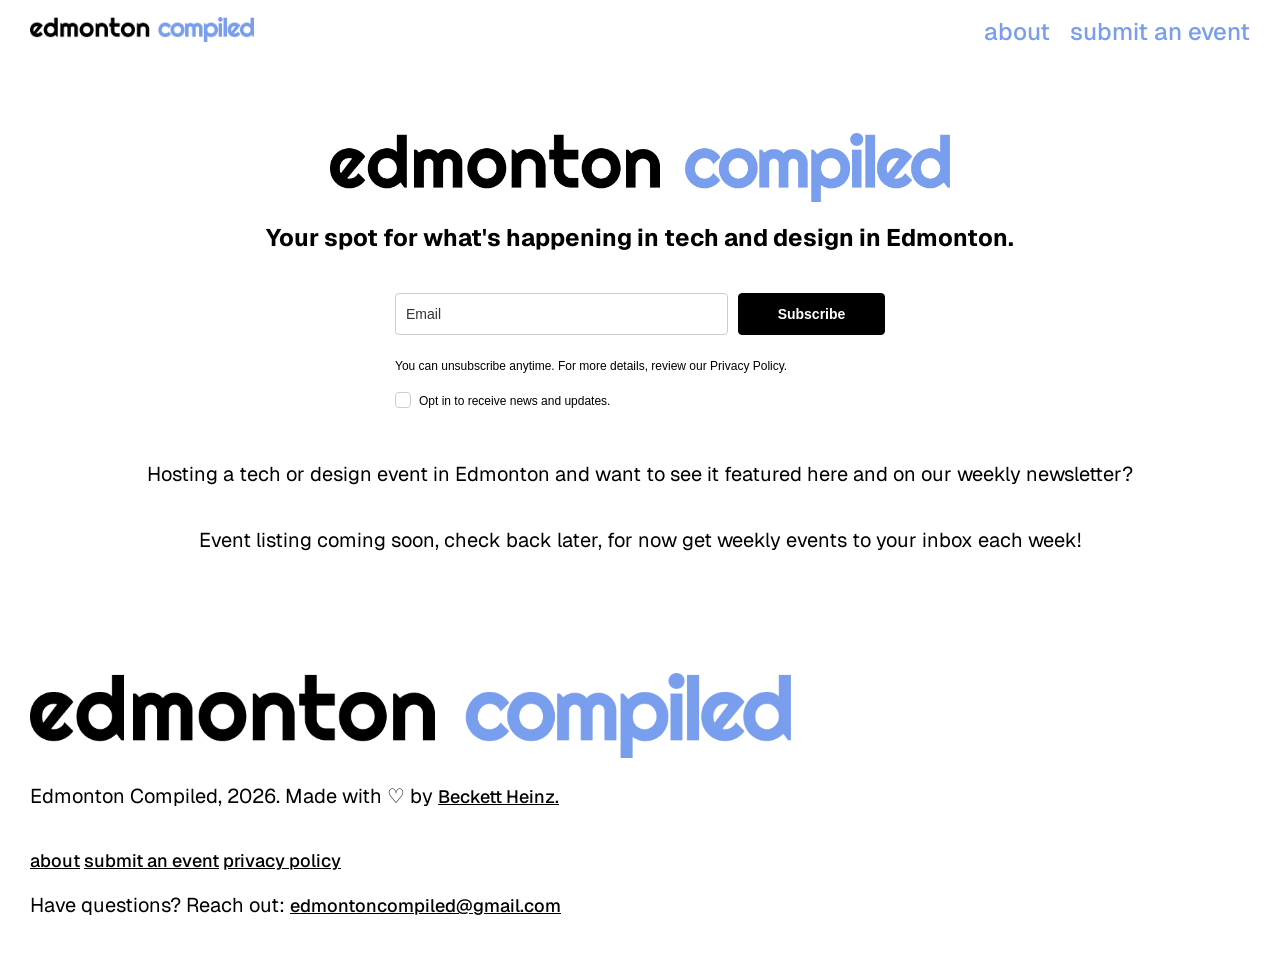
<file: index.html>
<!DOCTYPE html>
<html lang="en">
  <head>
    <meta charset="UTF-8">
    <meta name="viewport" content="width=device-width, initial-scale=1">
    <title>Edmonton Compiled - Edmonton's Tech Events Newsletter</title>
    <link rel="icon" type="image/png" href="siteimages/favicon.png">


    <link rel="stylesheet" type="text/css" href="style.css">

    <link rel="preconnect" href="https://fonts.googleapis.com">
<link rel="preconnect" href="https://fonts.gstatic.com" crossorigin>
<link href="https://fonts.googleapis.com/css2?family=Geist:ital,wght@0,100..900;1,100..900&display=swap" rel="stylesheet">

<link rel="preconnect" href="https://fonts.googleapis.com">
<link rel="preconnect" href="https://fonts.gstatic.com" crossorigin>
<link href="https://fonts.googleapis.com/css2?family=Righteous&display=swap" rel="stylesheet">

  </head>

  <body>

    <!--header-->
    <header class="header">

      <div class="logo">
        <a href="index.html"><img src="siteimages/logo.png"></a>
      </div>

        <button class="menu-toggle" aria-label="Toggle menu" aria-expanded="false">
          <span></span><span></span><span></span>
        </button>

        <nav class="nav-links">
          <ul>
            <li><a href="about.html">about</a></li>
            <li><a href="event-submission.html">submit an event</a></li>
          </ul>
        </nav>


    </header>


    <div class="center-container">
      <div class="center-content">
    <!--title-->
    <img src="siteimages/logo.png" alt="Edmonton Compiled Logo" width="62%"/>
    <h2>Your spot for what's happening in tech and design in Edmonton.</h2> 

    <!--Newsletter form signup from mailerlite-->

    <style type="text/css">@import url("https://assets.mlcdn.com/fonts.css?version=1788452");</style>
    <style type="text/css">
    /* LOADER */
    .ml-form-embedSubmitLoad {
      display: inline-block;
      width: 20px;
      height: 20px;
    }

    .g-recaptcha {
    transform: scale(1);
    -webkit-transform: scale(1);
    transform-origin: 0 0;
    -webkit-transform-origin: 0 0;
    height: ;
    }

    .sr-only {
      position: absolute;
      width: 1px;
      height: 1px;
      padding: 0;
      margin: -1px;
      overflow: hidden;
      clip: rect(0,0,0,0);
      border: 0;
    }

    .ml-form-embedSubmitLoad:after {
      content: " ";
      display: block;
      width: 11px;
      height: 11px;
      margin: 1px;
      border-radius: 50%;
      border: 4px solid #fff;
    border-color: #ffffff #ffffff #ffffff transparent;
    animation: ml-form-embedSubmitLoad 1.2s linear infinite;
    }
    @keyframes ml-form-embedSubmitLoad {
      0% {
      transform: rotate(0deg);
      }
      100% {
      transform: rotate(360deg);
      }
    }
      #mlb2-45357314.ml-form-embedContainer {
        box-sizing: border-box;
        display: table;
        margin: 0 auto;
        position: static;
        width: 100% !important;
      }
      #mlb2-45357314.ml-form-embedContainer h4,
      #mlb2-45357314.ml-form-embedContainer p,
      #mlb2-45357314.ml-form-embedContainer span,
      #mlb2-45357314.ml-form-embedContainer button {
        text-transform: none !important;
        letter-spacing: normal !important;
      }
      #mlb2-45357314.ml-form-embedContainer .ml-form-embedWrapper {
        background-color: #ffffff;
       
        border-width: 0px;
        border-color: transparent;
        border-radius: 4px;
        border-style: solid;
        box-sizing: border-box;
        display: inline-block !important;
        margin: 0;
        padding: 0;
        position: relative;
              }
      #mlb2-45357314.ml-form-embedContainer .ml-form-embedWrapper.embedPopup,
      #mlb2-45357314.ml-form-embedContainer .ml-form-embedWrapper.embedDefault { width: 530px; }
      #mlb2-45357314.ml-form-embedContainer .ml-form-embedWrapper.embedForm { max-width: 530px; width: 100%; }
      #mlb2-45357314.ml-form-embedContainer .ml-form-align-left { text-align: left; }
      #mlb2-45357314.ml-form-embedContainer .ml-form-align-center { text-align: center; }
      #mlb2-45357314.ml-form-embedContainer .ml-form-align-default { display: table-cell !important; vertical-align: middle !important; text-align: center !important; }
      #mlb2-45357314.ml-form-embedContainer .ml-form-align-right { text-align: right; }
      #mlb2-45357314.ml-form-embedContainer .ml-form-embedWrapper .ml-form-embedHeader img {
        border-top-left-radius: 4px;
        border-top-right-radius: 4px;
        height: auto;
        margin: 0 auto !important;
        max-width: 100%;
        width: undefinedpx;
      }
      #mlb2-45357314.ml-form-embedContainer .ml-form-embedWrapper .ml-form-embedBody,
      #mlb2-45357314.ml-form-embedContainer .ml-form-embedWrapper .ml-form-successBody {
        padding: 20px 20px 0 20px;
      }
      #mlb2-45357314.ml-form-embedContainer .ml-form-embedWrapper .ml-form-embedBody.ml-form-embedBodyHorizontal {
        padding-bottom: 0;
      }
      #mlb2-45357314.ml-form-embedContainer .ml-form-embedWrapper .ml-form-embedBody .ml-form-embedContent,
      #mlb2-45357314.ml-form-embedContainer .ml-form-embedWrapper .ml-form-successBody .ml-form-successContent {
        text-align: left;
        margin: 0 0 20px 0;
      }
      #mlb2-45357314.ml-form-embedContainer .ml-form-embedWrapper .ml-form-embedBody .ml-form-embedContent h4,
      #mlb2-45357314.ml-form-embedContainer .ml-form-embedWrapper .ml-form-successBody .ml-form-successContent h4 {
        color: #000000;
        font-family: 'Open Sans', Arial, Helvetica, sans-serif;
        font-size: 30px;
        font-weight: 400;
        margin: 0 0 10px 0;
        text-align: left;
        word-break: break-word;
      }
      #mlb2-45357314.ml-form-embedContainer .ml-form-embedWrapper .ml-form-embedBody .ml-form-embedContent p,
      #mlb2-45357314.ml-form-embedContainer .ml-form-embedWrapper .ml-form-successBody .ml-form-successContent p {
        color: #000000;
        font-family: 'Open Sans', Arial, Helvetica, sans-serif;
        font-size: 14px;
        font-weight: 400;
        line-height: 20px;
        margin: 0 0 10px 0;
        text-align: left;
      }
      #mlb2-45357314.ml-form-embedContainer .ml-form-embedWrapper .ml-form-embedBody .ml-form-embedContent ul,
      #mlb2-45357314.ml-form-embedContainer .ml-form-embedWrapper .ml-form-embedBody .ml-form-embedContent ol,
      #mlb2-45357314.ml-form-embedContainer .ml-form-embedWrapper .ml-form-successBody .ml-form-successContent ul,
      #mlb2-45357314.ml-form-embedContainer .ml-form-embedWrapper .ml-form-successBody .ml-form-successContent ol {
        color: #000000;
        font-family: 'Open Sans', Arial, Helvetica, sans-serif;
        font-size: 14px;
      }
      #mlb2-45357314.ml-form-embedContainer .ml-form-embedWrapper .ml-form-embedBody .ml-form-embedContent ol ol,
      #mlb2-45357314.ml-form-embedContainer .ml-form-embedWrapper .ml-form-successBody .ml-form-successContent ol ol {
        list-style-type: lower-alpha;
      }
      #mlb2-45357314.ml-form-embedContainer .ml-form-embedWrapper .ml-form-embedBody .ml-form-embedContent ol ol ol,
      #mlb2-45357314.ml-form-embedContainer .ml-form-embedWrapper .ml-form-successBody .ml-form-successContent ol ol ol {
        list-style-type: lower-roman;
      }
      #mlb2-45357314.ml-form-embedContainer .ml-form-embedWrapper .ml-form-embedBody .ml-form-embedContent p a,
      #mlb2-45357314.ml-form-embedContainer .ml-form-embedWrapper .ml-form-successBody .ml-form-successContent p a {
        color: #000000;
        text-decoration: underline;
      }

      #mlb2-45357314.ml-form-embedContainer .ml-form-embedWrapper .ml-block-form .ml-field-group {
        text-align: left!important;
      }

      #mlb2-45357314.ml-form-embedContainer .ml-form-embedWrapper .ml-block-form .ml-field-group label {
        margin-bottom: 5px;
        color: #333333;
        font-size: 14px;
        font-family: 'Open Sans', Arial, Helvetica, sans-serif;
        font-weight: bold; font-style: normal; text-decoration: none;;
        display: inline-block;
        line-height: 20px;
      }
      #mlb2-45357314.ml-form-embedContainer .ml-form-embedWrapper .ml-form-embedBody .ml-form-embedContent p:last-child,
      #mlb2-45357314.ml-form-embedContainer .ml-form-embedWrapper .ml-form-successBody .ml-form-successContent p:last-child {
        margin: 0;
      }
      #mlb2-45357314.ml-form-embedContainer .ml-form-embedWrapper .ml-form-embedBody form {
        margin: 0;
        width: 100%;
      }
      #mlb2-45357314.ml-form-embedContainer .ml-form-embedWrapper .ml-form-embedBody .ml-form-formContent,
      #mlb2-45357314.ml-form-embedContainer .ml-form-embedWrapper .ml-form-embedBody .ml-form-checkboxRow {
        margin: 0 0 20px 0;
        width: 100%;
      }
      #mlb2-45357314.ml-form-embedContainer .ml-form-embedWrapper .ml-form-embedBody .ml-form-checkboxRow {
        float: left;
      }
      #mlb2-45357314.ml-form-embedContainer .ml-form-embedWrapper .ml-form-embedBody .ml-form-formContent.horozintalForm {
        margin: 0;
        padding: 0 0 20px 0;
        width: 100%;
        height: auto;
        float: left;
      }
      #mlb2-45357314.ml-form-embedContainer .ml-form-embedWrapper .ml-form-embedBody .ml-form-fieldRow {
        margin: 0 0 10px 0;
        width: 100%;
      }
      #mlb2-45357314.ml-form-embedContainer .ml-form-embedWrapper .ml-form-embedBody .ml-form-fieldRow.ml-last-item {
        margin: 0;
      }
      #mlb2-45357314.ml-form-embedContainer .ml-form-embedWrapper .ml-form-embedBody .ml-form-fieldRow.ml-formfieldHorizintal {
        margin: 0;
      }
      #mlb2-45357314.ml-form-embedContainer .ml-form-embedWrapper .ml-form-embedBody .ml-form-fieldRow input {
        background-color: #ffffff !important;
        color: #333333 !important;
        border-color: #cccccc;
        border-radius: 4px !important;
        border-style: solid !important;
        border-width: 1px !important;
        font-family: 'Open Sans', Arial, Helvetica, sans-serif;
        font-size: 14px !important;
        height: auto;
        line-height: 21px !important;
        margin-bottom: 0;
        margin-top: 0;
        margin-left: 0;
        margin-right: 0;
        padding: 10px 10px !important;
        width: 100% !important;
        box-sizing: border-box !important;
        max-width: 100% !important;
      }
      #mlb2-45357314.ml-form-embedContainer .ml-form-embedWrapper .ml-form-embedBody .ml-form-fieldRow input::-webkit-input-placeholder,
      #mlb2-45357314.ml-form-embedContainer .ml-form-embedWrapper .ml-form-embedBody .ml-form-horizontalRow input::-webkit-input-placeholder { color: #333333; }

      #mlb2-45357314.ml-form-embedContainer .ml-form-embedWrapper .ml-form-embedBody .ml-form-fieldRow input::-moz-placeholder,
      #mlb2-45357314.ml-form-embedContainer .ml-form-embedWrapper .ml-form-embedBody .ml-form-horizontalRow input::-moz-placeholder { color: #333333; }

      #mlb2-45357314.ml-form-embedContainer .ml-form-embedWrapper .ml-form-embedBody .ml-form-fieldRow input:-ms-input-placeholder,
      #mlb2-45357314.ml-form-embedContainer .ml-form-embedWrapper .ml-form-embedBody .ml-form-horizontalRow input:-ms-input-placeholder { color: #333333; }

      #mlb2-45357314.ml-form-embedContainer .ml-form-embedWrapper .ml-form-embedBody .ml-form-fieldRow input:-moz-placeholder,
      #mlb2-45357314.ml-form-embedContainer .ml-form-embedWrapper .ml-form-embedBody .ml-form-horizontalRow input:-moz-placeholder { color: #333333; }

      #mlb2-45357314.ml-form-embedContainer .ml-form-embedWrapper .ml-form-embedBody .ml-form-fieldRow textarea, #mlb2-45357314.ml-form-embedContainer .ml-form-embedWrapper .ml-form-embedBody .ml-form-horizontalRow textarea {
        background-color: #ffffff !important;
        color: #333333 !important;
        border-color: #cccccc;
        border-radius: 4px !important;
        border-style: solid !important;
        border-width: 1px !important;
        font-family: 'Open Sans', Arial, Helvetica, sans-serif;
        font-size: 14px !important;
        height: auto;
        line-height: 21px !important;
        margin-bottom: 0;
        margin-top: 0;
        padding: 10px 10px !important;
        width: 100% !important;
        box-sizing: border-box !important;
        max-width: 100% !important;
      }

      #mlb2-45357314.ml-form-embedContainer .ml-form-embedWrapper .ml-form-embedBody .ml-form-fieldRow .custom-radio .custom-control-label::before, #mlb2-45357314.ml-form-embedContainer .ml-form-embedWrapper .ml-form-embedBody .ml-form-horizontalRow .custom-radio .custom-control-label::before, #mlb2-45357314.ml-form-embedContainer .ml-form-embedWrapper .ml-form-embedBody .ml-form-fieldRow .custom-checkbox .custom-control-label::before, #mlb2-45357314.ml-form-embedContainer .ml-form-embedWrapper .ml-form-embedBody .ml-form-horizontalRow .custom-checkbox .custom-control-label::before, #mlb2-45357314.ml-form-embedContainer .ml-form-embedWrapper .ml-form-embedBody .ml-form-embedPermissions .ml-form-embedPermissionsOptionsCheckbox .label-description::before, #mlb2-45357314.ml-form-embedContainer .ml-form-embedWrapper .ml-form-embedBody .ml-form-interestGroupsRow .ml-form-interestGroupsRowCheckbox .label-description::before, #mlb2-45357314.ml-form-embedContainer .ml-form-embedWrapper .ml-form-embedBody .ml-form-checkboxRow .label-description::before {
          border-color: #cccccc!important;
          background-color: #ffffff!important;
      }

      #mlb2-45357314.ml-form-embedContainer .ml-form-embedWrapper .ml-form-embedBody .ml-form-fieldRow input.custom-control-input[type="checkbox"]{
        box-sizing: border-box;
        padding: 0;
        position: absolute;
        z-index: -1;
        opacity: 0;
        margin-top: 5px;
        margin-left: -1.5rem;
        overflow: visible;
      }

      #mlb2-45357314.ml-form-embedContainer .ml-form-embedWrapper .ml-form-embedBody .ml-form-fieldRow .custom-checkbox .custom-control-label::before, #mlb2-45357314.ml-form-embedContainer .ml-form-embedWrapper .ml-form-embedBody .ml-form-horizontalRow .custom-checkbox .custom-control-label::before, #mlb2-45357314.ml-form-embedContainer .ml-form-embedWrapper .ml-form-embedBody .ml-form-embedPermissions .ml-form-embedPermissionsOptionsCheckbox .label-description::before, #mlb2-45357314.ml-form-embedContainer .ml-form-embedWrapper .ml-form-embedBody .ml-form-interestGroupsRow .ml-form-interestGroupsRowCheckbox .label-description::before, #mlb2-45357314.ml-form-embedContainer .ml-form-embedWrapper .ml-form-embedBody .ml-form-checkboxRow .label-description::before {
        border-radius: 4px!important;
      }


      #mlb2-45357314.ml-form-embedContainer .ml-form-embedWrapper .ml-form-embedBody .ml-form-checkboxRow input[type=checkbox]:checked~.label-description::after, #mlb2-45357314.ml-form-embedContainer .ml-form-embedWrapper .ml-form-embedBody .ml-form-embedPermissions .ml-form-embedPermissionsOptionsCheckbox input[type=checkbox]:checked~.label-description::after, #mlb2-45357314.ml-form-embedContainer .ml-form-embedWrapper .ml-form-embedBody .ml-form-fieldRow .custom-checkbox .custom-control-input:checked~.custom-control-label::after, #mlb2-45357314.ml-form-embedContainer .ml-form-embedWrapper .ml-form-embedBody .ml-form-horizontalRow .custom-checkbox .custom-control-input:checked~.custom-control-label::after, #mlb2-45357314.ml-form-embedContainer .ml-form-embedWrapper .ml-form-embedBody .ml-form-interestGroupsRow .ml-form-interestGroupsRowCheckbox input[type=checkbox]:checked~.label-description::after {
        background-image: url("data:image/svg+xml,%3csvg xmlns='http://www.w3.org/2000/svg' viewBox='0 0 8 8'%3e%3cpath fill='%23fff' d='M6.564.75l-3.59 3.612-1.538-1.55L0 4.26 2.974 7.25 8 2.193z'/%3e%3c/svg%3e");
      }

      #mlb2-45357314.ml-form-embedContainer .ml-form-embedWrapper .ml-form-embedBody .ml-form-fieldRow .custom-radio .custom-control-input:checked~.custom-control-label::after, #mlb2-45357314.ml-form-embedContainer .ml-form-embedWrapper .ml-form-embedBody .ml-form-fieldRow .custom-radio .custom-control-input:checked~.custom-control-label::after {
        background-image: url("data:image/svg+xml,%3csvg xmlns='http://www.w3.org/2000/svg' viewBox='-4 -4 8 8'%3e%3ccircle r='3' fill='%23fff'/%3e%3c/svg%3e");
      }

      #mlb2-45357314.ml-form-embedContainer .ml-form-embedWrapper .ml-form-embedBody .ml-form-fieldRow .custom-radio .custom-control-input:checked~.custom-control-label::before, #mlb2-45357314.ml-form-embedContainer .ml-form-embedWrapper .ml-form-embedBody .ml-form-horizontalRow .custom-radio .custom-control-input:checked~.custom-control-label::before, #mlb2-45357314.ml-form-embedContainer .ml-form-embedWrapper .ml-form-embedBody .ml-form-fieldRow .custom-checkbox .custom-control-input:checked~.custom-control-label::before, #mlb2-45357314.ml-form-embedContainer .ml-form-embedWrapper .ml-form-embedBody .ml-form-horizontalRow .custom-checkbox .custom-control-input:checked~.custom-control-label::before, #mlb2-45357314.ml-form-embedContainer .ml-form-embedWrapper .ml-form-embedBody .ml-form-embedPermissions .ml-form-embedPermissionsOptionsCheckbox input[type=checkbox]:checked~.label-description::before, #mlb2-45357314.ml-form-embedContainer .ml-form-embedWrapper .ml-form-embedBody .ml-form-interestGroupsRow .ml-form-interestGroupsRowCheckbox input[type=checkbox]:checked~.label-description::before, #mlb2-45357314.ml-form-embedContainer .ml-form-embedWrapper .ml-form-embedBody .ml-form-checkboxRow input[type=checkbox]:checked~.label-description::before  {
          border-color: #000000!important;
          background-color: #000000!important;
      }

      #mlb2-45357314.ml-form-embedContainer .ml-form-embedWrapper .ml-form-embedBody .ml-form-fieldRow .custom-radio .custom-control-label::before, #mlb2-45357314.ml-form-embedContainer .ml-form-embedWrapper .ml-form-embedBody .ml-form-horizontalRow .custom-radio .custom-control-label::before, #mlb2-45357314.ml-form-embedContainer .ml-form-embedWrapper .ml-form-embedBody .ml-form-fieldRow .custom-radio .custom-control-label::after, #mlb2-45357314.ml-form-embedContainer .ml-form-embedWrapper .ml-form-embedBody .ml-form-horizontalRow .custom-radio .custom-control-label::after, #mlb2-45357314.ml-form-embedContainer .ml-form-embedWrapper .ml-form-embedBody .ml-form-fieldRow .custom-checkbox .custom-control-label::before, #mlb2-45357314.ml-form-embedContainer .ml-form-embedWrapper .ml-form-embedBody .ml-form-fieldRow .custom-checkbox .custom-control-label::after, #mlb2-45357314.ml-form-embedContainer .ml-form-embedWrapper .ml-form-embedBody .ml-form-horizontalRow .custom-checkbox .custom-control-label::before, #mlb2-45357314.ml-form-embedContainer .ml-form-embedWrapper .ml-form-embedBody .ml-form-horizontalRow .custom-checkbox .custom-control-label::after {
           top: 2px;
           box-sizing: border-box;
      }

      #mlb2-45357314.ml-form-embedContainer .ml-form-embedWrapper .ml-form-embedBody .ml-form-embedPermissions .ml-form-embedPermissionsOptionsCheckbox .label-description::before, #mlb2-45357314.ml-form-embedContainer .ml-form-embedWrapper .ml-form-embedBody .ml-form-embedPermissions .ml-form-embedPermissionsOptionsCheckbox .label-description::after, #mlb2-45357314.ml-form-embedContainer .ml-form-embedWrapper .ml-form-embedBody .ml-form-checkboxRow .label-description::before, #mlb2-45357314.ml-form-embedContainer .ml-form-embedWrapper .ml-form-embedBody .ml-form-checkboxRow .label-description::after {
           top: 0px!important;
           box-sizing: border-box!important;
      }

      #mlb2-45357314.ml-form-embedContainer .ml-form-embedWrapper .ml-form-embedBody .ml-form-checkboxRow .label-description::before, #mlb2-45357314.ml-form-embedContainer .ml-form-embedWrapper .ml-form-embedBody .ml-form-checkboxRow .label-description::after {
        top: 0px!important;
           box-sizing: border-box!important;
      }

       #mlb2-45357314.ml-form-embedContainer .ml-form-embedWrapper .ml-form-embedBody .ml-form-interestGroupsRow .ml-form-interestGroupsRowCheckbox .label-description::after {
            top: 0px!important;
            box-sizing: border-box!important;
            position: absolute;
            left: -1.5rem;
            display: block;
            width: 1rem;
            height: 1rem;
            content: "";
       }

      #mlb2-45357314.ml-form-embedContainer .ml-form-embedWrapper .ml-form-embedBody .ml-form-interestGroupsRow .ml-form-interestGroupsRowCheckbox .label-description::before {
        top: 0px!important;
        box-sizing: border-box!important;
      }

      #mlb2-45357314.ml-form-embedContainer .ml-form-embedWrapper .ml-form-embedBody .custom-control-label::before {
          position: absolute;
          top: 4px;
          left: -1.5rem;
          display: block;
          width: 16px;
          height: 16px;
          pointer-events: none;
          content: "";
          background-color: #ffffff;
          border: #adb5bd solid 1px;
          border-radius: 50%;
      }

      #mlb2-45357314.ml-form-embedContainer .ml-form-embedWrapper .ml-form-embedBody .custom-control-label::after {
          position: absolute;
          top: 2px!important;
          left: -1.5rem;
          display: block;
          width: 1rem;
          height: 1rem;
          content: "";
      }

      #mlb2-45357314.ml-form-embedContainer .ml-form-embedWrapper .ml-form-embedBody .ml-form-embedPermissions .ml-form-embedPermissionsOptionsCheckbox .label-description::before, #mlb2-45357314.ml-form-embedContainer .ml-form-embedWrapper .ml-form-embedBody .ml-form-interestGroupsRow .ml-form-interestGroupsRowCheckbox .label-description::before, #mlb2-45357314.ml-form-embedContainer .ml-form-embedWrapper .ml-form-embedBody .ml-form-checkboxRow .label-description::before {
          position: absolute;
          top: 4px;
          left: -1.5rem;
          display: block;
          width: 16px;
          height: 16px;
          pointer-events: none;
          content: "";
          background-color: #ffffff;
          border: #adb5bd solid 1px;
          border-radius: 50%;
      }

      #mlb2-45357314.ml-form-embedContainer .ml-form-embedWrapper .ml-form-embedBody .ml-form-embedPermissions .ml-form-embedPermissionsOptionsCheckbox .label-description::after {
          position: absolute;
          top: 0px!important;
          left: -1.5rem;
          display: block;
          width: 1rem;
          height: 1rem;
          content: "";
      }

      #mlb2-45357314.ml-form-embedContainer .ml-form-embedWrapper .ml-form-embedBody .ml-form-checkboxRow .label-description::after {
          position: absolute;
          top: 0px!important;
          left: -1.5rem;
          display: block;
          width: 1rem;
          height: 1rem;
          content: "";
      }

      #mlb2-45357314.ml-form-embedContainer .ml-form-embedWrapper .ml-form-embedBody .custom-radio .custom-control-label::after {
          background: no-repeat 50%/50% 50%;
      }
      #mlb2-45357314.ml-form-embedContainer .ml-form-embedWrapper .ml-form-embedBody .custom-checkbox .custom-control-label::after, #mlb2-45357314.ml-form-embedContainer .ml-form-embedWrapper .ml-form-embedBody .ml-form-embedPermissions .ml-form-embedPermissionsOptionsCheckbox .label-description::after, #mlb2-45357314.ml-form-embedContainer .ml-form-embedWrapper .ml-form-embedBody .ml-form-interestGroupsRow .ml-form-interestGroupsRowCheckbox .label-description::after, #mlb2-45357314.ml-form-embedContainer .ml-form-embedWrapper .ml-form-embedBody .ml-form-checkboxRow .label-description::after {
          background: no-repeat 50%/50% 50%;
      }

      #mlb2-45357314.ml-form-embedContainer .ml-form-embedWrapper .ml-form-embedBody .ml-form-fieldRow .custom-control, #mlb2-45357314.ml-form-embedContainer .ml-form-embedWrapper .ml-form-embedBody .ml-form-horizontalRow .custom-control {
        position: relative;
        display: block;
        min-height: 1.5rem;
        padding-left: 1.5rem;
      }

      #mlb2-45357314.ml-form-embedContainer .ml-form-embedWrapper .ml-form-embedBody .ml-form-fieldRow .custom-radio .custom-control-input, #mlb2-45357314.ml-form-embedContainer .ml-form-embedWrapper .ml-form-embedBody .ml-form-horizontalRow .custom-radio .custom-control-input, #mlb2-45357314.ml-form-embedContainer .ml-form-embedWrapper .ml-form-embedBody .ml-form-fieldRow .custom-checkbox .custom-control-input, #mlb2-45357314.ml-form-embedContainer .ml-form-embedWrapper .ml-form-embedBody .ml-form-horizontalRow .custom-checkbox .custom-control-input {
          position: absolute;
          z-index: -1;
          opacity: 0;
          box-sizing: border-box;
          padding: 0;
      }

      #mlb2-45357314.ml-form-embedContainer .ml-form-embedWrapper .ml-form-embedBody .ml-form-fieldRow .custom-radio .custom-control-label, #mlb2-45357314.ml-form-embedContainer .ml-form-embedWrapper .ml-form-embedBody .ml-form-horizontalRow .custom-radio .custom-control-label, #mlb2-45357314.ml-form-embedContainer .ml-form-embedWrapper .ml-form-embedBody .ml-form-fieldRow .custom-checkbox .custom-control-label, #mlb2-45357314.ml-form-embedContainer .ml-form-embedWrapper .ml-form-embedBody .ml-form-horizontalRow .custom-checkbox .custom-control-label {
          color: #000000;
          font-size: 12px!important;
          font-family: 'Open Sans', Arial, Helvetica, sans-serif;
          line-height: 22px;
          margin-bottom: 0;
          position: relative;
          vertical-align: top;
          font-style: normal;
          font-weight: 700;
      }

      #mlb2-45357314.ml-form-embedContainer .ml-form-embedWrapper .ml-form-embedBody .ml-form-fieldRow .custom-select, #mlb2-45357314.ml-form-embedContainer .ml-form-embedWrapper .ml-form-embedBody .ml-form-horizontalRow .custom-select {
        background-color: #ffffff !important;
        color: #333333 !important;
        border-color: #cccccc;
        border-radius: 4px !important;
        border-style: solid !important;
        border-width: 1px !important;
        font-family: 'Open Sans', Arial, Helvetica, sans-serif;
        font-size: 14px !important;
        line-height: 20px !important;
        margin-bottom: 0;
        margin-top: 0;
        padding: 10px 28px 10px 12px !important;
        width: 100% !important;
        box-sizing: border-box !important;
        max-width: 100% !important;
        height: auto;
        display: inline-block;
        vertical-align: middle;
        background: url('https://assets.mlcdn.com/ml/images/default/dropdown.svg') no-repeat right .75rem center/8px 10px;
        -webkit-appearance: none;
        -moz-appearance: none;
        appearance: none;
      }


      #mlb2-45357314.ml-form-embedContainer .ml-form-embedWrapper .ml-form-embedBody .ml-form-horizontalRow {
        height: auto;
        width: 100%;
        float: left;
      }
      .ml-form-formContent.horozintalForm .ml-form-horizontalRow .ml-input-horizontal { width: 70%; float: left; }
      .ml-form-formContent.horozintalForm .ml-form-horizontalRow .ml-button-horizontal { width: 30%; float: left; }
      .ml-form-formContent.horozintalForm .ml-form-horizontalRow .ml-button-horizontal.labelsOn { padding-top: 25px;  }
      .ml-form-formContent.horozintalForm .ml-form-horizontalRow .horizontal-fields { box-sizing: border-box; float: left; padding-right: 10px;  }
      #mlb2-45357314.ml-form-embedContainer .ml-form-embedWrapper .ml-form-embedBody .ml-form-horizontalRow input {
        background-color: #ffffff;
        color: #333333;
        border-color: #cccccc;
        border-radius: 4px;
        border-style: solid;
        border-width: 1px;
        font-family: 'Open Sans', Arial, Helvetica, sans-serif;
        font-size: 14px;
        line-height: 20px;
        margin-bottom: 0;
        margin-top: 0;
        padding: 10px 10px;
        width: 100%;
        box-sizing: border-box;
        overflow-y: initial;
      }
      #mlb2-45357314.ml-form-embedContainer .ml-form-embedWrapper .ml-form-embedBody .ml-form-horizontalRow button {
        background-color: #000000 !important;
        border-color: #000000;
        border-style: solid;
        border-width: 1px;
        border-radius: 4px;
        box-shadow: none;
        color: #ffffff !important;
        cursor: pointer;
        font-family: 'Open Sans', Arial, Helvetica, sans-serif;
        font-size: 14px !important;
        font-weight: 700;
        line-height: 20px;
        margin: 0 !important;
        padding: 10px !important;
        width: 100%;
        height: auto;
      }
      #mlb2-45357314.ml-form-embedContainer .ml-form-embedWrapper .ml-form-embedBody .ml-form-horizontalRow button:hover {
        background-color: #333333 !important;
        border-color: #333333 !important;
      }
      #mlb2-45357314.ml-form-embedContainer .ml-form-embedWrapper .ml-form-embedBody .ml-form-checkboxRow input[type="checkbox"] {
        box-sizing: border-box;
        padding: 0;
        position: absolute;
        z-index: -1;
        opacity: 0;
        margin-top: 5px;
        margin-left: -1.5rem;
        overflow: visible;
      }
      #mlb2-45357314.ml-form-embedContainer .ml-form-embedWrapper .ml-form-embedBody .ml-form-checkboxRow .label-description {
        color: #000000;
        display: block;
        font-family: 'Open Sans', Arial, Helvetica, sans-serif;
        font-size: 12px;
        text-align: left;
        margin-bottom: 0;
        position: relative;
        vertical-align: top;
      }
      #mlb2-45357314.ml-form-embedContainer .ml-form-embedWrapper .ml-form-embedBody .ml-form-checkboxRow label {
        font-weight: normal;
        margin: 0;
        padding: 0;
        position: relative;
        display: block;
        min-height: 24px;
        padding-left: 24px;

      }
      #mlb2-45357314.ml-form-embedContainer .ml-form-embedWrapper .ml-form-embedBody .ml-form-checkboxRow label a {
        color: #000000;
        text-decoration: underline;
      }
      #mlb2-45357314.ml-form-embedContainer .ml-form-embedWrapper .ml-form-embedBody .ml-form-checkboxRow label p {
        color: #000000 !important;
        font-family: 'Open Sans', Arial, Helvetica, sans-serif !important;
        font-size: 12px !important;
        font-weight: normal !important;
        line-height: 18px !important;
        padding: 0 !important;
        margin: 0 5px 0 0 !important;
      }
      #mlb2-45357314.ml-form-embedContainer .ml-form-embedWrapper .ml-form-embedBody .ml-form-checkboxRow label p:last-child {
        margin: 0;
      }
      #mlb2-45357314.ml-form-embedContainer .ml-form-embedWrapper .ml-form-embedBody .ml-form-embedSubmit {
        margin: 0 0 20px 0;
        float: left;
        width: 100%;
      }
      #mlb2-45357314.ml-form-embedContainer .ml-form-embedWrapper .ml-form-embedBody .ml-form-embedSubmit button {
        background-color: #000000 !important;
        border: none !important;
        border-radius: 4px !important;
        box-shadow: none !important;
        color: #ffffff !important;
        cursor: pointer;
        font-family: 'Open Sans', Arial, Helvetica, sans-serif !important;
        font-size: 14px !important;
        font-weight: 700 !important;
        line-height: 21px !important;
        height: auto;
        padding: 10px !important;
        width: 100% !important;
        box-sizing: border-box !important;
      }
      #mlb2-45357314.ml-form-embedContainer .ml-form-embedWrapper .ml-form-embedBody .ml-form-embedSubmit button.loading {
        display: none;
      }
      #mlb2-45357314.ml-form-embedContainer .ml-form-embedWrapper .ml-form-embedBody .ml-form-embedSubmit button:hover {
        background-color: #333333 !important;
      }
      .ml-subscribe-close {
        width: 30px;
        height: 30px;
        background: url('https://assets.mlcdn.com/ml/images/default/modal_close.png') no-repeat;
        background-size: 30px;
        cursor: pointer;
        margin-top: -10px;
        margin-right: -10px;
        position: absolute;
        top: 0;
        right: 0;
      }
      .ml-error input, .ml-error textarea, .ml-error select {
        border-color: red!important;
      }

      .ml-error .custom-checkbox-radio-list {
        border: 1px solid red !important;
        border-radius: 4px;
        padding: 10px;
      }

      .ml-error .label-description,
      .ml-error .label-description p,
      .ml-error .label-description p a,
      .ml-error label:first-child {
        color: #ff0000 !important;
      }

      #mlb2-45357314.ml-form-embedContainer .ml-form-embedWrapper .ml-form-embedBody .ml-form-checkboxRow.ml-error .label-description p,
      #mlb2-45357314.ml-form-embedContainer .ml-form-embedWrapper .ml-form-embedBody .ml-form-checkboxRow.ml-error .label-description p:first-letter {
        color: #ff0000 !important;
      }
            @media only screen and (max-width: 530px){

        .ml-form-embedWrapper.embedDefault, .ml-form-embedWrapper.embedPopup { width: 100%!important; }
        .ml-form-formContent.horozintalForm { float: left!important; }
        .ml-form-formContent.horozintalForm .ml-form-horizontalRow { height: auto!important; width: 100%!important; float: left!important; }
        .ml-form-formContent.horozintalForm .ml-form-horizontalRow .ml-input-horizontal { width: 100%!important; }
        .ml-form-formContent.horozintalForm .ml-form-horizontalRow .ml-input-horizontal > div { padding-right: 0px!important; padding-bottom: 10px; }
        .ml-form-formContent.horozintalForm .ml-button-horizontal { width: 100%!important; }
        .ml-form-formContent.horozintalForm .ml-button-horizontal.labelsOn { padding-top: 0px!important; }

      }
    </style>

    <style type="text/css">

      .ml-mobileButton-horizontal { display: none; }

      #mlb2-45357314 .ml-mobileButton-horizontal button {

        background-color: #000000 !important;
        border-color: #000000 !important;
        border-style: solid !important;
        border-width: 1px !important;
        border-radius: 4px !important;
        box-shadow: none !important;
        color: #ffffff !important;
        cursor: pointer;
        font-family: 'Open Sans', Arial, Helvetica, sans-serif !important;
        font-size: 14px !important;
        font-weight: 700 !important;
        line-height: 20px !important;
        padding: 10px !important;
        width: 100% !important;

      }

      @media only screen and (max-width: 530px) {
        #mlb2-45357314.ml-form-embedContainer .ml-form-embedWrapper .ml-form-embedBody .ml-form-formContent.horozintalForm {
          padding: 0 0 10px 0 !important;
        }
        .ml-hide-horizontal { display: none !important; }
        .ml-form-formContent.horozintalForm .ml-button-horizontal { display: none!important; }
        .ml-mobileButton-horizontal { display: inline-block !important; margin-bottom: 20px;width:100%; }
        .ml-form-formContent.horozintalForm .ml-form-horizontalRow .ml-input-horizontal > div { padding-bottom: 0px !important; }
      }

    </style>
  <style type="text/css">
    @media only screen and (max-width: 530px) {
       .ml-form-formContent.horozintalForm .ml-form-horizontalRow .horizontal-fields {
        margin-bottom: 10px !important;
        width: 100% !important;
      }
    }
  </style>
   
    <style type="text/css">
      #mlb2-45357314.ml-form-embedContainer .ml-form-embedWrapper .ml-form-embedBody .ml-form-embedPermissions { text-align: left; float: left; width: 100%; }
      #mlb2-45357314.ml-form-embedContainer .ml-form-embedWrapper .ml-form-embedBody .ml-form-embedPermissions .ml-form-embedPermissionsContent {
        margin: 0 0 15px 0;
        text-align: left;
      }
      #mlb2-45357314.ml-form-embedContainer .ml-form-embedWrapper .ml-form-embedBody .ml-form-embedPermissions .ml-form-embedPermissionsContent.horizontal {
        margin: 0 0 15px 0;
      }
      #mlb2-45357314.ml-form-embedContainer .ml-form-embedWrapper .ml-form-embedBody .ml-form-embedPermissions .ml-form-embedPermissionsContent h4 {
        color: #000000;
        font-family: 'Open Sans', Arial, Helvetica, sans-serif;
        font-size: 12px;
        font-weight: 700;
        line-height: 18px;
        margin: 0 0 10px 0;
        word-break: break-word;
      }
      #mlb2-45357314.ml-form-embedContainer .ml-form-embedWrapper .ml-form-embedBody .ml-form-embedPermissions .ml-form-embedPermissionsContent p {
        color: #000000;
        font-family: 'Open Sans', Arial, Helvetica, sans-serif;
        font-size: 12px;
        line-height: 18px;
        margin: 0 0 10px 0;
      }

      #mlb2-45357314.ml-form-embedContainer .ml-form-embedWrapper .ml-form-embedBody .ml-form-embedPermissions .ml-form-embedPermissionsContent.privacy-policy p {
        color: #000000;
        font-family: 'Open Sans', Arial, Helvetica, sans-serif;
        font-size: 12px;
        line-height: 22px;
        margin: 0 0 10px 0;
      }

      #mlb2-45357314.ml-form-embedContainer .ml-form-embedWrapper .ml-form-embedBody .ml-form-embedPermissions .ml-form-embedPermissionsContent.privacy-policy p a {
        color: #000000;
      }

      #mlb2-45357314.ml-form-embedContainer .ml-form-embedWrapper .ml-form-embedBody .ml-form-embedPermissions .ml-form-embedPermissionsContent.privacy-policy p:last-child {
        margin: 0;
      }

      #mlb2-45357314.ml-form-embedContainer .ml-form-embedWrapper .ml-form-embedBody .ml-form-embedPermissions .ml-form-embedPermissionsContent p a {
        color: #000000;
        text-decoration: underline;
      }
      #mlb2-45357314.ml-form-embedContainer .ml-form-embedWrapper .ml-form-embedBody .ml-form-embedPermissions .ml-form-embedPermissionsContent p:last-child { margin: 0 0 15px 0; }
      #mlb2-45357314.ml-form-embedContainer .ml-form-embedWrapper .ml-form-embedBody .ml-form-embedPermissions .ml-form-embedPermissionsOptions {
        margin: 0;
        padding: 0;
      }
      #mlb2-45357314.ml-form-embedContainer .ml-form-embedWrapper .ml-form-embedBody .ml-form-embedPermissions .ml-form-embedPermissionsOptionsCheckbox {
        margin: 0 0 10px 0;
      }
      #mlb2-45357314.ml-form-embedContainer .ml-form-embedWrapper .ml-form-embedBody .ml-form-embedPermissions .ml-form-embedPermissionsOptionsCheckbox:last-child {
        margin: 0;
      }
      #mlb2-45357314.ml-form-embedContainer .ml-form-embedWrapper .ml-form-embedBody .ml-form-embedPermissions .ml-form-embedPermissionsOptionsCheckbox label {
        font-weight: normal;
        margin: 0;
        padding: 0;
        position: relative;
        display: block;
        min-height: 24px;
        padding-left: 24px;
      }
      #mlb2-45357314.ml-form-embedContainer .ml-form-embedWrapper .ml-form-embedBody .ml-form-embedPermissions .ml-form-embedPermissionsOptionsCheckbox .label-description {
        color: #000000;
        font-family: 'Open Sans', Arial, Helvetica, sans-serif;
        font-size: 12px;
        line-height: 18px;
        text-align: left;
        margin-bottom: 0;
        position: relative;
        vertical-align: top;
        font-style: normal;
        font-weight: 700;
      }
      #mlb2-45357314.ml-form-embedContainer .ml-form-embedWrapper .ml-form-embedBody .ml-form-embedPermissions .ml-form-embedPermissionsOptionsCheckbox .description {
        color: #000000;
        font-family: 'Open Sans', Arial, Helvetica, sans-serif;
        font-size: 12px;
        font-style: italic;
        font-weight: 400;
        line-height: 18px;
        margin: 5px 0 0 0;
      }
      #mlb2-45357314.ml-form-embedContainer .ml-form-embedWrapper .ml-form-embedBody .ml-form-embedPermissions .ml-form-embedPermissionsOptionsCheckbox input[type="checkbox"] {
        box-sizing: border-box;
        padding: 0;
        position: absolute;
        z-index: -1;
        opacity: 0;
        margin-top: 5px;
        margin-left: -1.5rem;
        overflow: visible;
      }
      #mlb2-45357314.ml-form-embedContainer .ml-form-embedWrapper .ml-form-embedBody .ml-form-embedPermissions .ml-form-embedMailerLite-GDPR {
        padding-bottom: 20px;
      }
      #mlb2-45357314.ml-form-embedContainer .ml-form-embedWrapper .ml-form-embedBody .ml-form-embedPermissions .ml-form-embedMailerLite-GDPR p {
        color: #000000;
        font-family: 'Open Sans', Arial, Helvetica, sans-serif;
        font-size: 10px;
        line-height: 14px;
        margin: 0;
        padding: 0;
      }
      #mlb2-45357314.ml-form-embedContainer .ml-form-embedWrapper .ml-form-embedBody .ml-form-embedPermissions .ml-form-embedMailerLite-GDPR p a {
        color: #000000;
        text-decoration: underline;

      }
      @media (max-width: 768px) {
        #mlb2-45357314.ml-form-embedContainer .ml-form-embedWrapper .ml-form-embedBody .ml-form-embedPermissions .ml-form-embedPermissionsContent p {
          font-size: 12px !important;
          line-height: 18px !important;
        }
        #mlb2-45357314.ml-form-embedContainer .ml-form-embedWrapper .ml-form-embedBody .ml-form-embedPermissions .ml-form-embedMailerLite-GDPR p {
          font-size: 10px !important;
          line-height: 14px !important;
        }
      }
    </style>

 
     
    <div id="mlb2-45357314" class="ml-form-embedContainer ml-subscribe-form ml-subscribe-form-45357314">
      <div class="ml-form-align-center ">
        <div class="ml-form-embedWrapper embedForm">

         
         

          <div class="ml-form-embedBody ml-form-embedBodyHorizontal row-form">

            <div class="ml-form-embedContent" style="margin-bottom: 0px; ">
             
            </div>

            <form class="ml-block-form" action="https://assets.mailerlite.com/jsonp/2604576/forms/197196042610935243/subscribe" data-code="" method="post" target="_blank">
             

              <div class="ml-form-formContent horozintalForm">
                <div class="ml-form-horizontalRow">
                  <div class="ml-input-horizontal">
                   
                     
                      <div style="width: 100%;" class="horizontal-fields">






                        <div class="ml-field-group ml-field-email ml-validate-email ml-validate-required">
                         
                          <!-- input -->
                      <input type="email" class="form-control" data-inputmask="" name="fields[email]" placeholder="Email" autocomplete="email">
                      <!-- /input -->
                        </div>



                      </div>
                   
                  </div>


                  <div class="ml-button-horizontal primary ">
                   
                      <button type="submit" class="primary">Subscribe</button>
                   
                    <button disabled="disabled" style="display: none;" type="button" class="loading">
                      <div class="ml-form-embedSubmitLoad"></div>
                      <span class="sr-only">Loading...</span>
                    </button>
                  </div>
                </div>
              </div>

              <!-- Privacy policy -->
              <div class="ml-form-embedPermissions" style="">
                <div class="ml-form-embedPermissionsContent horizontal privacy-policy">

                 

                 
                          <p>You can unsubscribe anytime. For more details, review our Privacy Policy.</p>
                 

                 
                </div>
              </div>
              <!-- /Privacy policy -->

             

             

              <div class="ml-form-checkboxRow ml-validate-required">
               
                  <label class="checkbox">
                    <input type="checkbox">
                    <div class="label-description">
                      <p>Opt in to receive news and updates.</p>
                    </div>
                  </label>
               
              </div>






             
              <input type="hidden" name="ml-submit" value="1">

             

              <div class="ml-mobileButton-horizontal">
                <button type="submit" class="primary">Subscribe</button>
                <button disabled="disabled" style="display: none;" type="button" class="loading">
                  <div class="ml-form-embedSubmitLoad"></div>
                  <span class="sr-only">Loading...</span>
                </button>
              </div>
              <input type="hidden" name="anticsrf" value="true">
            </form>
          </div>

          <div class="ml-form-successBody row-success" style="display: none">

            <div class="ml-form-successContent">
             
                <h4>Thank you!</h4>
               
                  <p>You have successfully joined our subscriber list.</p>
               
             
            </div>

          </div>
        </div>
      </div>
    </div>

 

 
 
  <script>
    function ml_webform_success_45357314() {
      var $ = ml_jQuery || jQuery;
      $('.ml-subscribe-form-45357314 .row-success').show();
      $('.ml-subscribe-form-45357314 .row-form').hide();
    }
      </script>
 
 
      <script src="https://groot.mailerlite.com/js/w/webforms.min.js?v83147fa8ce2d95cb73ece7f28b469519" type="text/javascript"></script>
        <script>
            fetch("https://assets.mailerlite.com/jsonp/2604576/forms/197196042610935243/takel")
        </script>



    <!--Sign up message below form-->
    <p>Hosting a tech or design event in Edmonton and want to see it featured here and on our weekly newsletter?</p>

    <!--submit an event form button-->

    <!--upcoming event listing, next 6 events-->
    <p>Event listing coming soon, check back later, for now get weekly events to your inbox each week!</p>
    

    </div>
    </div>

   <!--footer-->

   <div class="footer">
    <div class="left-footer logo">
      <img src="siteimages/logo.png"> 
      <p>Edmonton Compiled, 2026. Made with ♡ by <a href="https://www.beckettheinz.ca">Beckett Heinz.</a></p>
    </div>

    <div class="right-footer">
    <a href="about.html">about</a>
    <a href="event-submission.html">submit an event</a>
    <a href="privacy.html">privacy policy</a>

    <p>Have questions? Reach out: <a href="mailto:edmontoncompiled@gmail.com">edmontoncompiled@gmail.com</a></p>
    </div>

  </div>

  <script src="script.js"></script>
  </body>
</html>
</file>
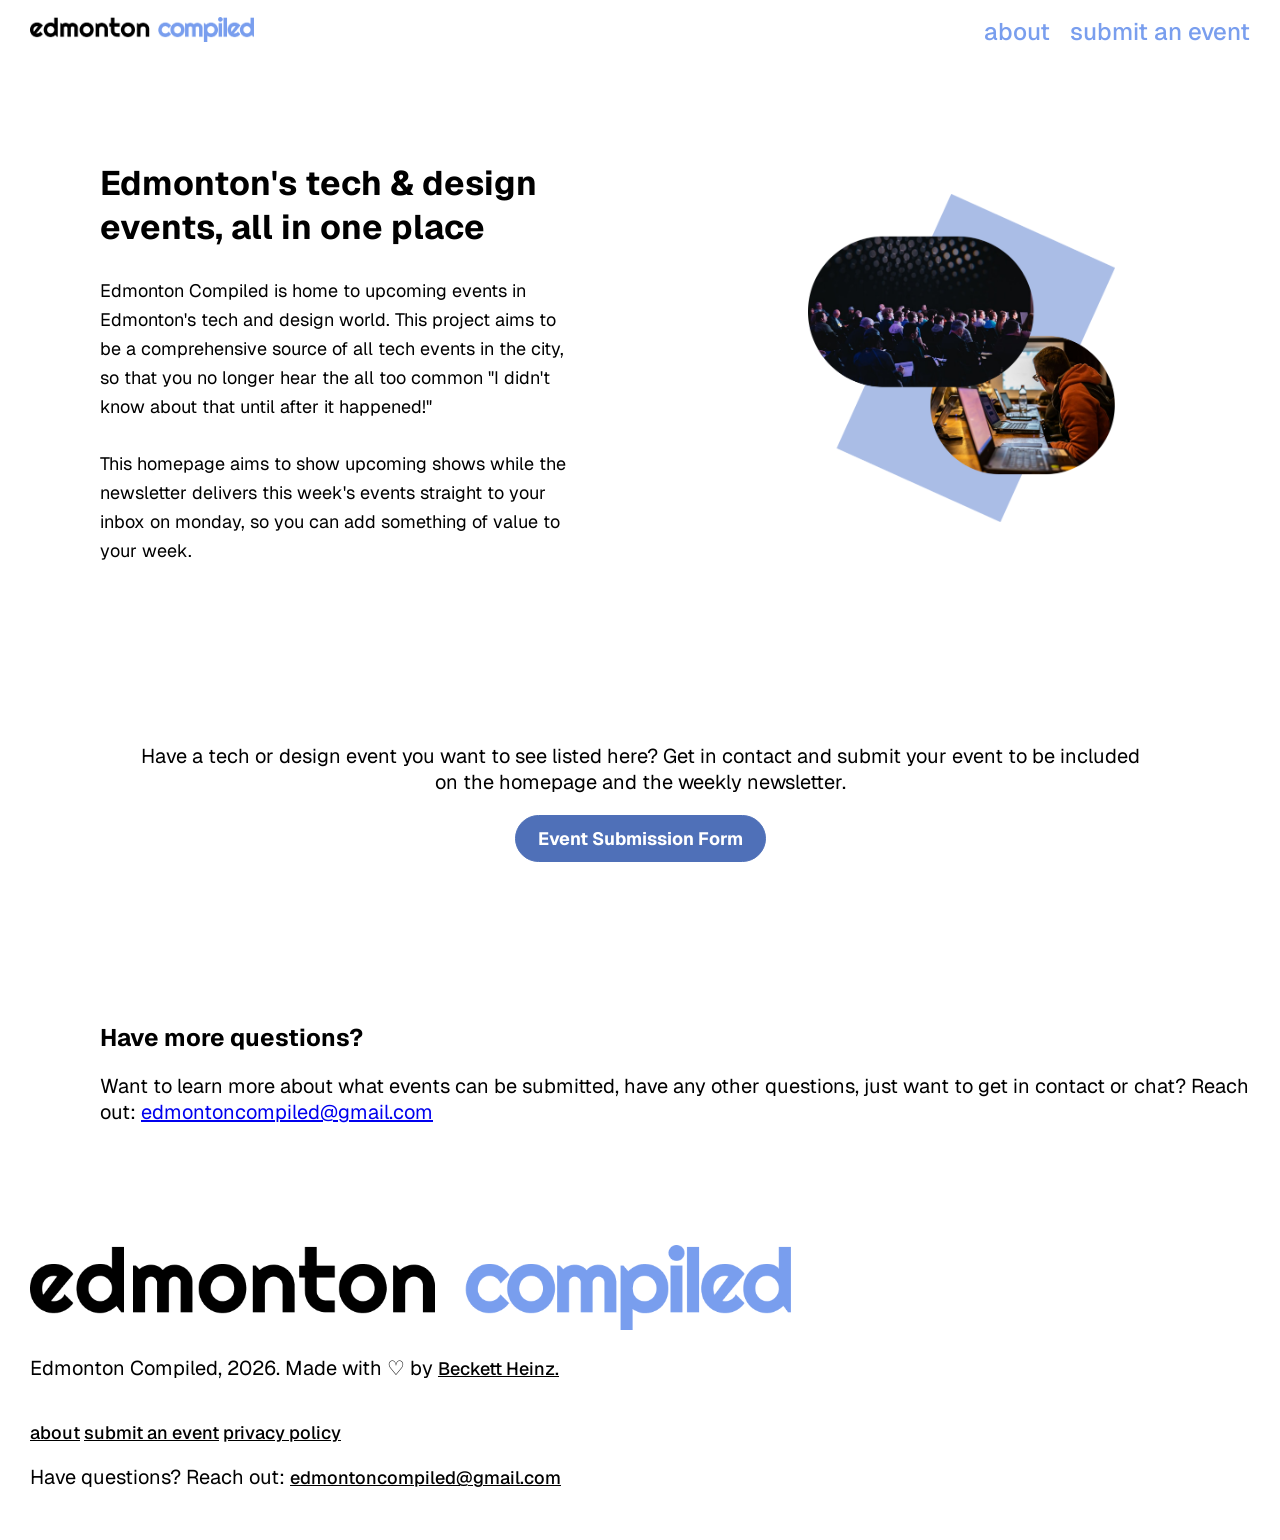
<file: about.html>
<!DOCTYPE html>
<html lang="en">
  <head>
    <meta charset="UTF-8">
    <meta name="viewport" content="width=device-width, initial-scale=1">
    <title>Edmonton Compiled - Edmonton's Tech Events Newsletter</title>
    <link rel="icon" type="image/png" href="siteimages/favicon.png">


    <link rel="stylesheet" type="text/css" href="style.css">

    <link rel="preconnect" href="https://fonts.googleapis.com">
<link rel="preconnect" href="https://fonts.gstatic.com" crossorigin>
<link href="https://fonts.googleapis.com/css2?family=Geist:ital,wght@0,100..900;1,100..900&display=swap" rel="stylesheet">

<link rel="preconnect" href="https://fonts.googleapis.com">
<link rel="preconnect" href="https://fonts.gstatic.com" crossorigin>
<link href="https://fonts.googleapis.com/css2?family=Righteous&display=swap" rel="stylesheet">

  </head>

  <body>

    <!--header-->
    <header class="header">

      <div class="logo">
        <a href="index.html"><img src="siteimages/logo.png"></a>
      </div>

        <button class="menu-toggle" aria-label="Toggle menu" aria-expanded="false">
          <span></span><span></span><span></span>
        </button>

        <nav class="nav-links">
          <ul>
            <li><a href="about.html">about</a></li>
            <li><a href="event-submission.html">submit an event</a></li>
          </ul>
        </nav>


    </header>


  <div class="container">
    <section class="text-image-section">
  <div class="text-content">
    <h1>Edmonton's tech & design events, all in one place</h1>
    <p>
      Edmonton Compiled is home to upcoming events in Edmonton's tech and design world. This project aims to be a comprehensive source of all tech events in the city, so that you no longer hear the all too common "I didn't know about that until after it happened!" <br> <br> This homepage aims to show upcoming shows while the newsletter delivers this week's events straight to your inbox on monday, so you can add something of value to your week.
    </p>
  </div>

  <div class="image-content">
    <img src="siteimages/img.png" alt="events">
  </div>
</section>
</div>



    <!--submit an event form button link-->

      <div class="center-container">
        <div class="center-content">
        <p>Have a tech or design event you want to see listed here? Get in contact and submit your event to be included on the homepage and the weekly newsletter.</p>

        <a href="event-submission.html">
          <button type="form">Event Submission Form</button>
        </a>
        </div>

      </div>


    <!--more questions? contact-->
<div class="container">
      <h2>Have more questions?</h2>
      <p>Want to learn more about what events can be submitted, have any other questions, just want to get in contact or chat? Reach out: <a href="mailto:edmontoncompiled@gmail.com">edmontoncompiled@gmail.com</a></p>

     </div>
    <!--footer-->

   <div class="footer">
    <div class="left-footer logo">
      <img src="siteimages/logo.png"> 
      <p>Edmonton Compiled, 2026. Made with ♡ by <a href="https://www.beckettheinz.ca">Beckett Heinz.</a></p>
    </div>

    <div class="right-footer">
    <a href="about.html">about</a>
    <a href="event-submission.html">submit an event</a>
    <a href="privacy.html">privacy policy</a>

    <p>Have questions? Reach out: <a href="mailto:edmontoncompiled@gmail.com">edmontoncompiled@gmail.com</a></p>
    </div>

  </div>

  <script src="script.js"></script>
  </body>
</html>
</file>
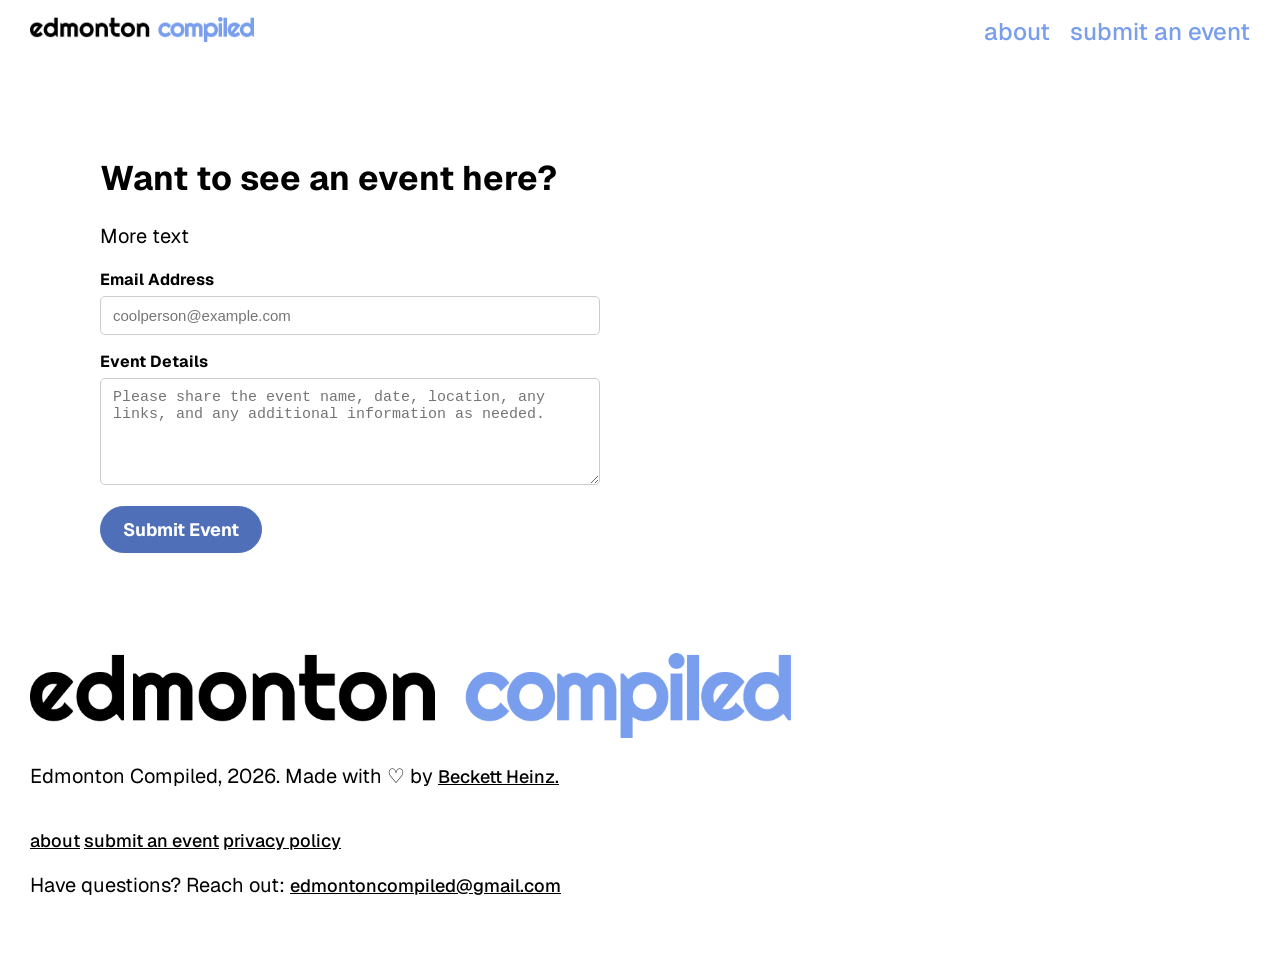
<file: event-submission.html>
<!DOCTYPE html>
<html lang="en">
  <head>
    <meta charset="UTF-8">
    <meta name="viewport" content="width=device-width, initial scale=1">
    <title>Submit an Event | Edmonton Compiled</title>
    <link rel="icon" type="image/png" href="siteimages/favicon.png">

    <link rel="stylesheet" type="text/css" href="style.css">

    <link rel="preconnect" href="https://fonts.googleapis.com">
<link rel="preconnect" href="https://fonts.gstatic.com" crossorigin>
<link href="https://fonts.googleapis.com/css2?family=Geist:ital,wght@0,100..900;1,100..900&display=swap" rel="stylesheet">


  </head>

  <body>

    <!--header-->
    <header class="header">

      <div class="logo">
        <a href="index.html"><img src="siteimages/logo.png"></a>
      </div>

        <button class="menu-toggle" aria-label="Toggle menu" aria-expanded="false">
          <span></span><span></span><span></span>
        </button>

        <nav class="nav-links">
          <ul>
            <li><a href="about.html">about</a></li>
            <li><a href="event-submission.html">submit an event</a></li>
          </ul>
        </nav>


    </header>

    <div class="container">

    <h1>Want to see an event here?</h1>
    <p class="no-margin">More text</p>

    <!--email submission form-->
    
    <form action="https://formsubmit.co/edmontoncompiled@gmail.com" method="POST">
        <!-- Honeypot Spam Protection (Hidden from real users) -->
        <input type="text" name="_honey" style="display:none">
      
        <!-- Disable Captcha (Optional) -->
        <!-- <input type="hidden" name="_captcha" value="false"> -->
      
      
        <div class="form-group">
          <label for="email">Email Address</label>
          <input type="email" id="email" name="email" placeholder="coolperson@example.com" required>
        </div>
      
        <div class="form-group">
          <label for="message">Event Details</label>
          <textarea id="message" name="message" rows="5" placeholder="Please share the event name, date, location, any links, and any additional information as needed." required></textarea>
        </div>
      
        <button type="submit">Submit Event</button>
      </form>

      </div>


    <!--footer-->

   <!--footer-->

   <div class="footer">
    <div class="left-footer logo">
      <img src="siteimages/logo.png"> 
      <p>Edmonton Compiled, 2026. Made with ♡ by <a href="https://www.beckettheinz.ca">Beckett Heinz.</a></p>
    </div>

    <div class="right-footer">
    <a href="about.html">about</a>
    <a href="event-submission.html">submit an event</a>
    <a href="privacy.html">privacy policy</a>

    <p>Have questions? Reach out: <a href="mailto:edmontoncompiled@gmail.com">edmontoncompiled@gmail.com</a></p>
    </div>

  </div>

  <script src="script.js"></script>
  </body>
</html>
</file>
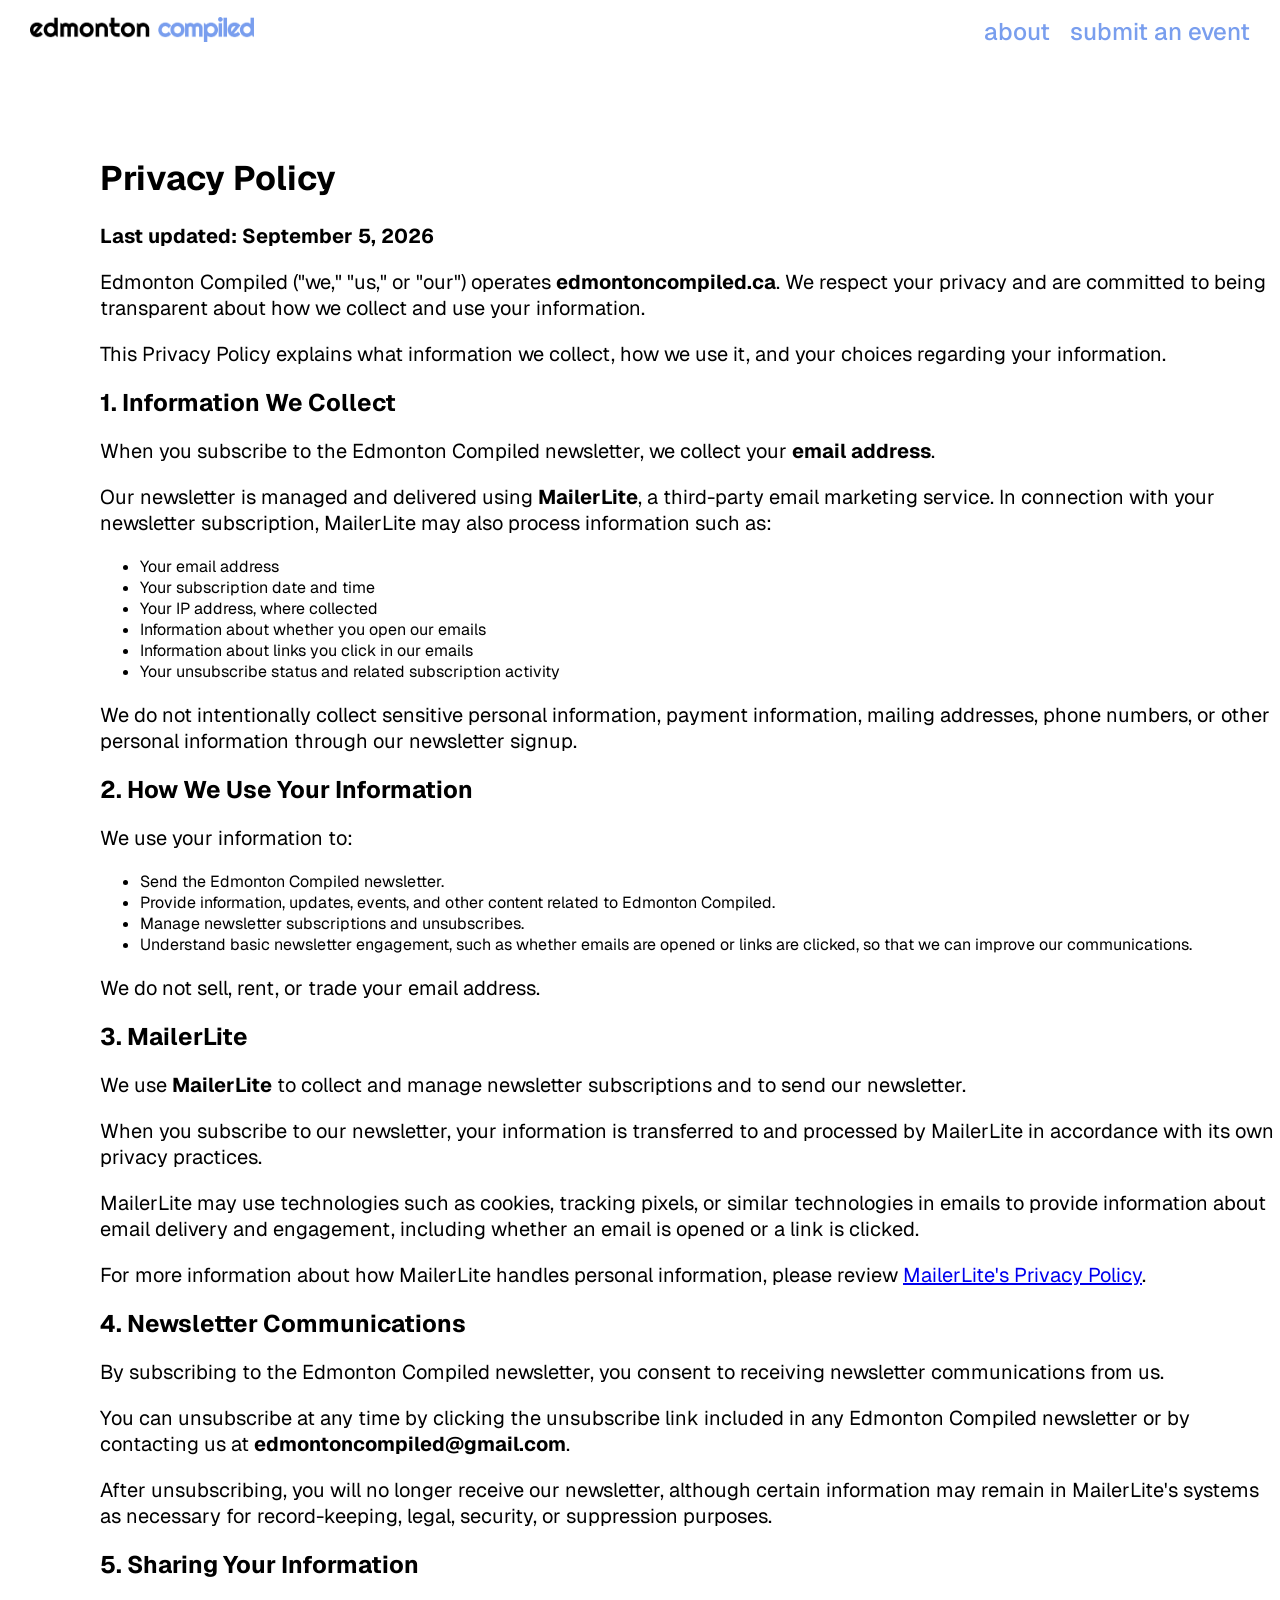
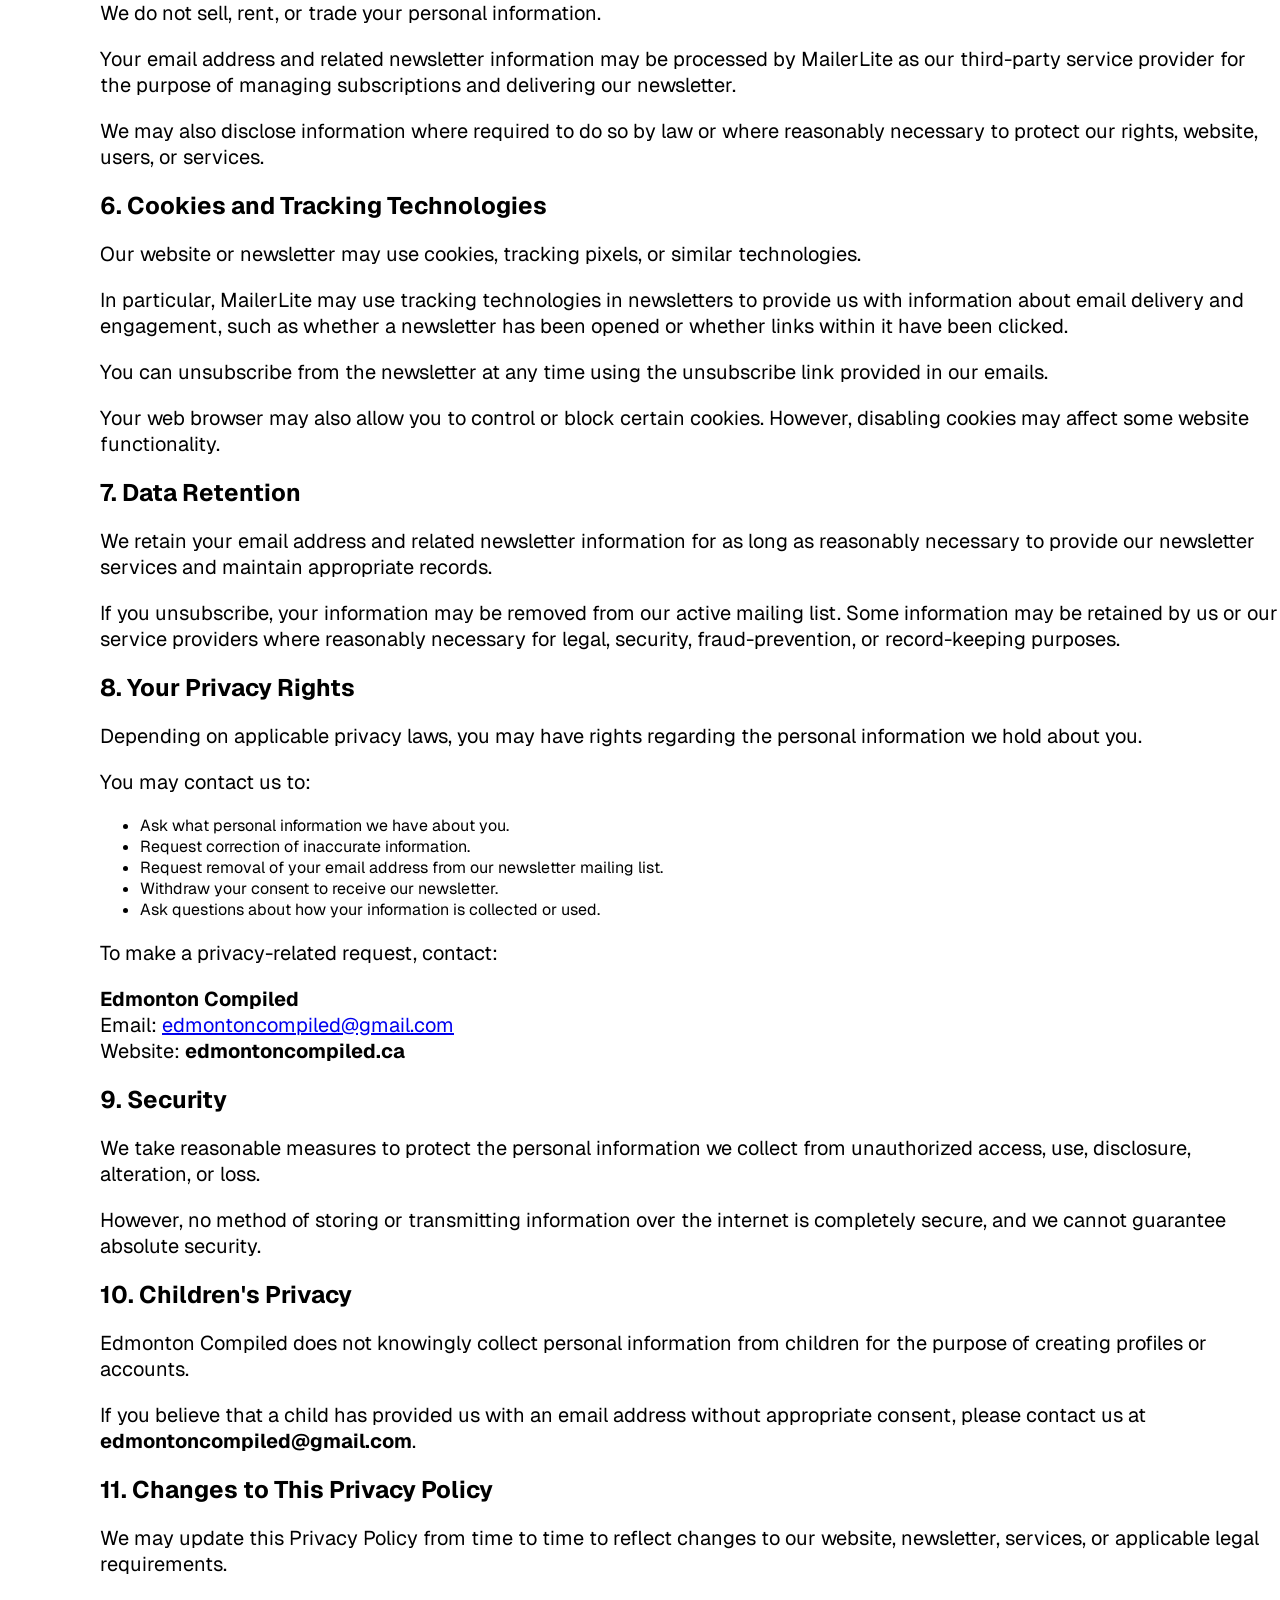
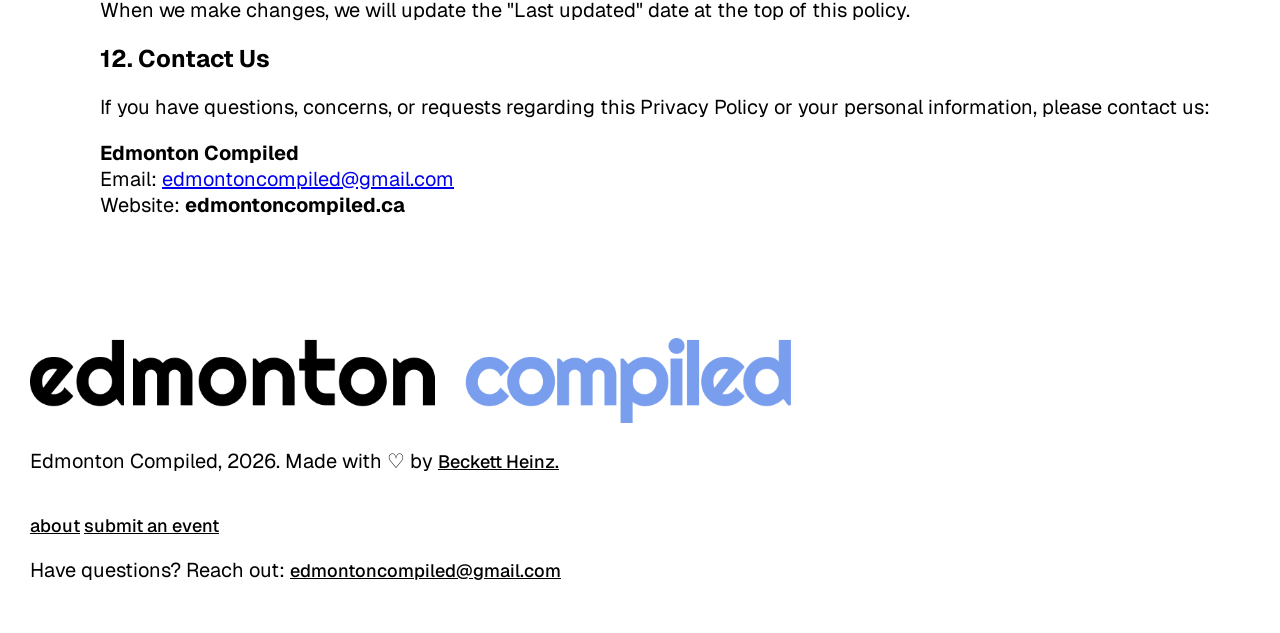
<file: privacy-policy.html>
<!DOCTYPE html>
<html lang="en">
  <head>
    <meta charset="UTF-8">
    <meta name="viewport" content="width=device-width, initial scale=1">
    <title>Privacy Policy | Edmonton Compiled</title>

    <link rel="stylesheet" type="text/css" href="style.css">

    <link rel="preconnect" href="https://fonts.googleapis.com">
<link rel="preconnect" href="https://fonts.gstatic.com" crossorigin>
<link href="https://fonts.googleapis.com/css2?family=Geist:ital,wght@0,100..900;1,100..900&display=swap" rel="stylesheet">


  </head>

  <body>

    <!--header-->
    <header class="header">

        <div class="logo">
          <a href="index.html"><img src="siteimages/logo.png"></a>
        </div>
  
          <button class="menu-toggle" aria-label="Toggle menu" aria-expanded="false">
            <span></span><span></span><span></span>
          </button>

          <nav class="nav-links">
            <ul>
              <li><a href="about.html">about</a></li>
              <li><a href="event-submission.html">submit an event</a></li>
            </ul>
          </nav>
  
  
      </header>


      <div class="container">

        <h1>Privacy Policy</h1>

<p><strong>Last updated: September 5, 2026</strong></p>

<p>Edmonton Compiled ("we," "us," or "our") operates <strong>edmontoncompiled.ca</strong>. We respect your privacy and are committed to being transparent about how we collect and use your information.</p>

<p>This Privacy Policy explains what information we collect, how we use it, and your choices regarding your information.</p>

<h2>1. Information We Collect</h2>

<p>When you subscribe to the Edmonton Compiled newsletter, we collect your <strong>email address</strong>.</p>

<p>Our newsletter is managed and delivered using <strong>MailerLite</strong>, a third-party email marketing service. In connection with your newsletter subscription, MailerLite may also process information such as:</p>

<ul>
  <li>Your email address</li>
  <li>Your subscription date and time</li>
  <li>Your IP address, where collected</li>
  <li>Information about whether you open our emails</li>
  <li>Information about links you click in our emails</li>
  <li>Your unsubscribe status and related subscription activity</li>
</ul>

<p>We do not intentionally collect sensitive personal information, payment information, mailing addresses, phone numbers, or other personal information through our newsletter signup.</p>

<h2>2. How We Use Your Information</h2>

<p>We use your information to:</p>

<ul>
  <li>Send the Edmonton Compiled newsletter.</li>
  <li>Provide information, updates, events, and other content related to Edmonton Compiled.</li>
  <li>Manage newsletter subscriptions and unsubscribes.</li>
  <li>Understand basic newsletter engagement, such as whether emails are opened or links are clicked, so that we can improve our communications.</li>
</ul>

<p>We do not sell, rent, or trade your email address.</p>

<h2>3. MailerLite</h2>

<p>We use <strong>MailerLite</strong> to collect and manage newsletter subscriptions and to send our newsletter.</p>

<p>When you subscribe to our newsletter, your information is transferred to and processed by MailerLite in accordance with its own privacy practices.</p>

<p>MailerLite may use technologies such as cookies, tracking pixels, or similar technologies in emails to provide information about email delivery and engagement, including whether an email is opened or a link is clicked.</p>

<p>For more information about how MailerLite handles personal information, please review <a href="https://www.mailerlite.com/legal/privacy-policy" target="_blank" rel="noopener noreferrer">MailerLite's Privacy Policy</a>.</p>

<h2>4. Newsletter Communications</h2>

<p>By subscribing to the Edmonton Compiled newsletter, you consent to receiving newsletter communications from us.</p>

<p>You can unsubscribe at any time by clicking the unsubscribe link included in any Edmonton Compiled newsletter or by contacting us at <strong>edmontoncompiled@gmail.com</strong>.</p>

<p>After unsubscribing, you will no longer receive our newsletter, although certain information may remain in MailerLite's systems as necessary for record-keeping, legal, security, or suppression purposes.</p>

<h2>5. Sharing Your Information</h2>

<p>We do not sell, rent, or trade your personal information.</p>

<p>Your email address and related newsletter information may be processed by MailerLite as our third-party service provider for the purpose of managing subscriptions and delivering our newsletter.</p>

<p>We may also disclose information where required to do so by law or where reasonably necessary to protect our rights, website, users, or services.</p>

<h2>6. Cookies and Tracking Technologies</h2>

<p>Our website or newsletter may use cookies, tracking pixels, or similar technologies.</p>

<p>In particular, MailerLite may use tracking technologies in newsletters to provide us with information about email delivery and engagement, such as whether a newsletter has been opened or whether links within it have been clicked.</p>

<p>You can unsubscribe from the newsletter at any time using the unsubscribe link provided in our emails.</p>

<p>Your web browser may also allow you to control or block certain cookies. However, disabling cookies may affect some website functionality.</p>

<h2>7. Data Retention</h2>

<p>We retain your email address and related newsletter information for as long as reasonably necessary to provide our newsletter services and maintain appropriate records.</p>

<p>If you unsubscribe, your information may be removed from our active mailing list. Some information may be retained by us or our service providers where reasonably necessary for legal, security, fraud-prevention, or record-keeping purposes.</p>

<h2>8. Your Privacy Rights</h2>

<p>Depending on applicable privacy laws, you may have rights regarding the personal information we hold about you.</p>

<p>You may contact us to:</p>

<ul>
  <li>Ask what personal information we have about you.</li>
  <li>Request correction of inaccurate information.</li>
  <li>Request removal of your email address from our newsletter mailing list.</li>
  <li>Withdraw your consent to receive our newsletter.</li>
  <li>Ask questions about how your information is collected or used.</li>
</ul>

<p>To make a privacy-related request, contact:</p>

<p>
  <strong>Edmonton Compiled</strong><br>
  Email: <a href="mailto:edmontoncompiled@gmail.com">edmontoncompiled@gmail.com</a><br>
  Website: <strong>edmontoncompiled.ca</strong>
</p>

<h2>9. Security</h2>

<p>We take reasonable measures to protect the personal information we collect from unauthorized access, use, disclosure, alteration, or loss.</p>

<p>However, no method of storing or transmitting information over the internet is completely secure, and we cannot guarantee absolute security.</p>

<h2>10. Children's Privacy</h2>

<p>Edmonton Compiled does not knowingly collect personal information from children for the purpose of creating profiles or accounts.</p>

<p>If you believe that a child has provided us with an email address without appropriate consent, please contact us at <strong>edmontoncompiled@gmail.com</strong>.</p>

<h2>11. Changes to This Privacy Policy</h2>

<p>We may update this Privacy Policy from time to time to reflect changes to our website, newsletter, services, or applicable legal requirements.</p>

<p>When we make changes, we will update the "Last updated" date at the top of this policy.</p>

<h2>12. Contact Us</h2>

<p>If you have questions, concerns, or requests regarding this Privacy Policy or your personal information, please contact us:</p>

<p>
  <strong>Edmonton Compiled</strong><br>
  Email: <a href="mailto:edmontoncompiled@gmail.com">edmontoncompiled@gmail.com</a><br>
  Website: <strong>edmontoncompiled.ca</strong>
</p>



      </div>



       <!--footer-->

   <div class="footer">
    <div class="left-footer logo">
      <img src="siteimages/logo.png"> 
      <p>Edmonton Compiled, 2026. Made with ♡ by <a href="https://www.beckettheinz.ca">Beckett Heinz.</a></p>
    </div>

    <div class="right-footer">
    <a href="about.html">about</a>
    <a href="event-submission.html">submit an event</a>

    <p>Have questions? Reach out: <a href="mailto:edmontoncompiled@gmail.com">edmontoncompiled@gmail.com</a></p>
    </div>

  </div>

  <script src="script.js"></script>
  </body>
</html>
</file>
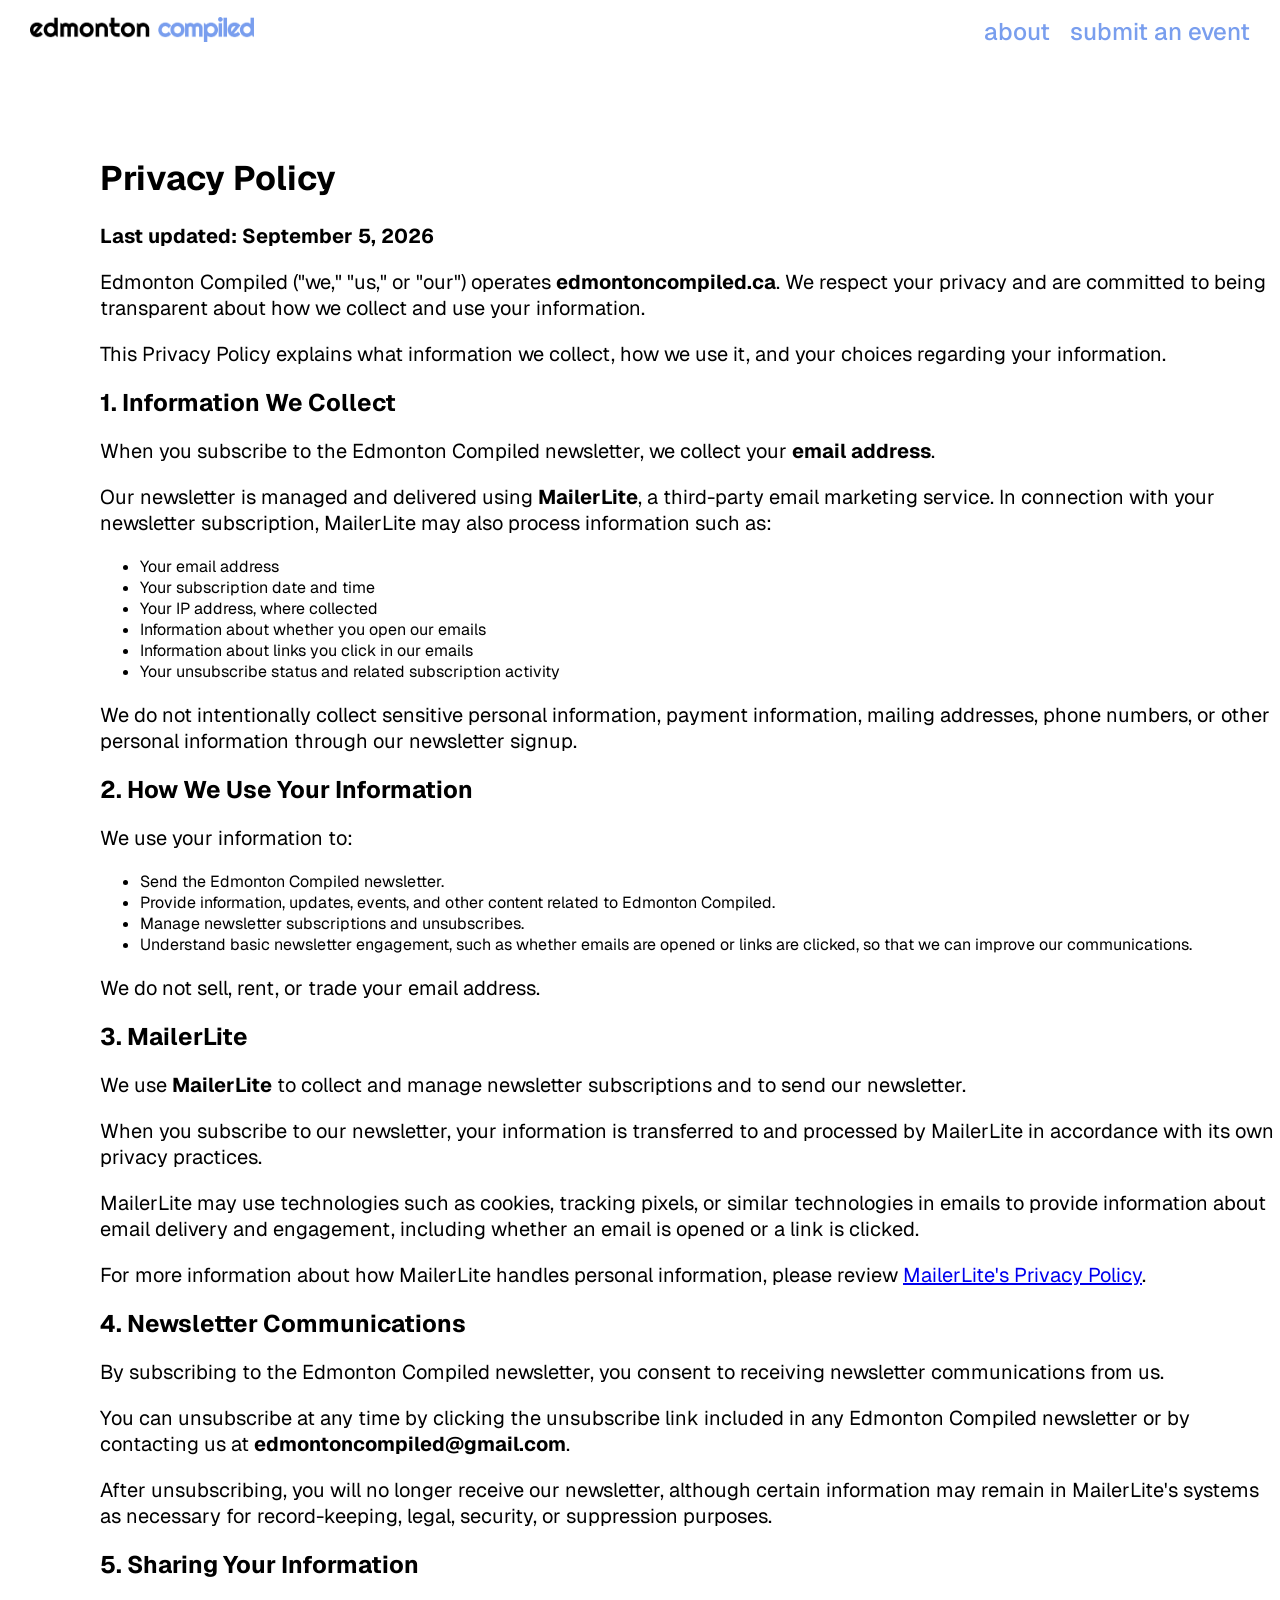
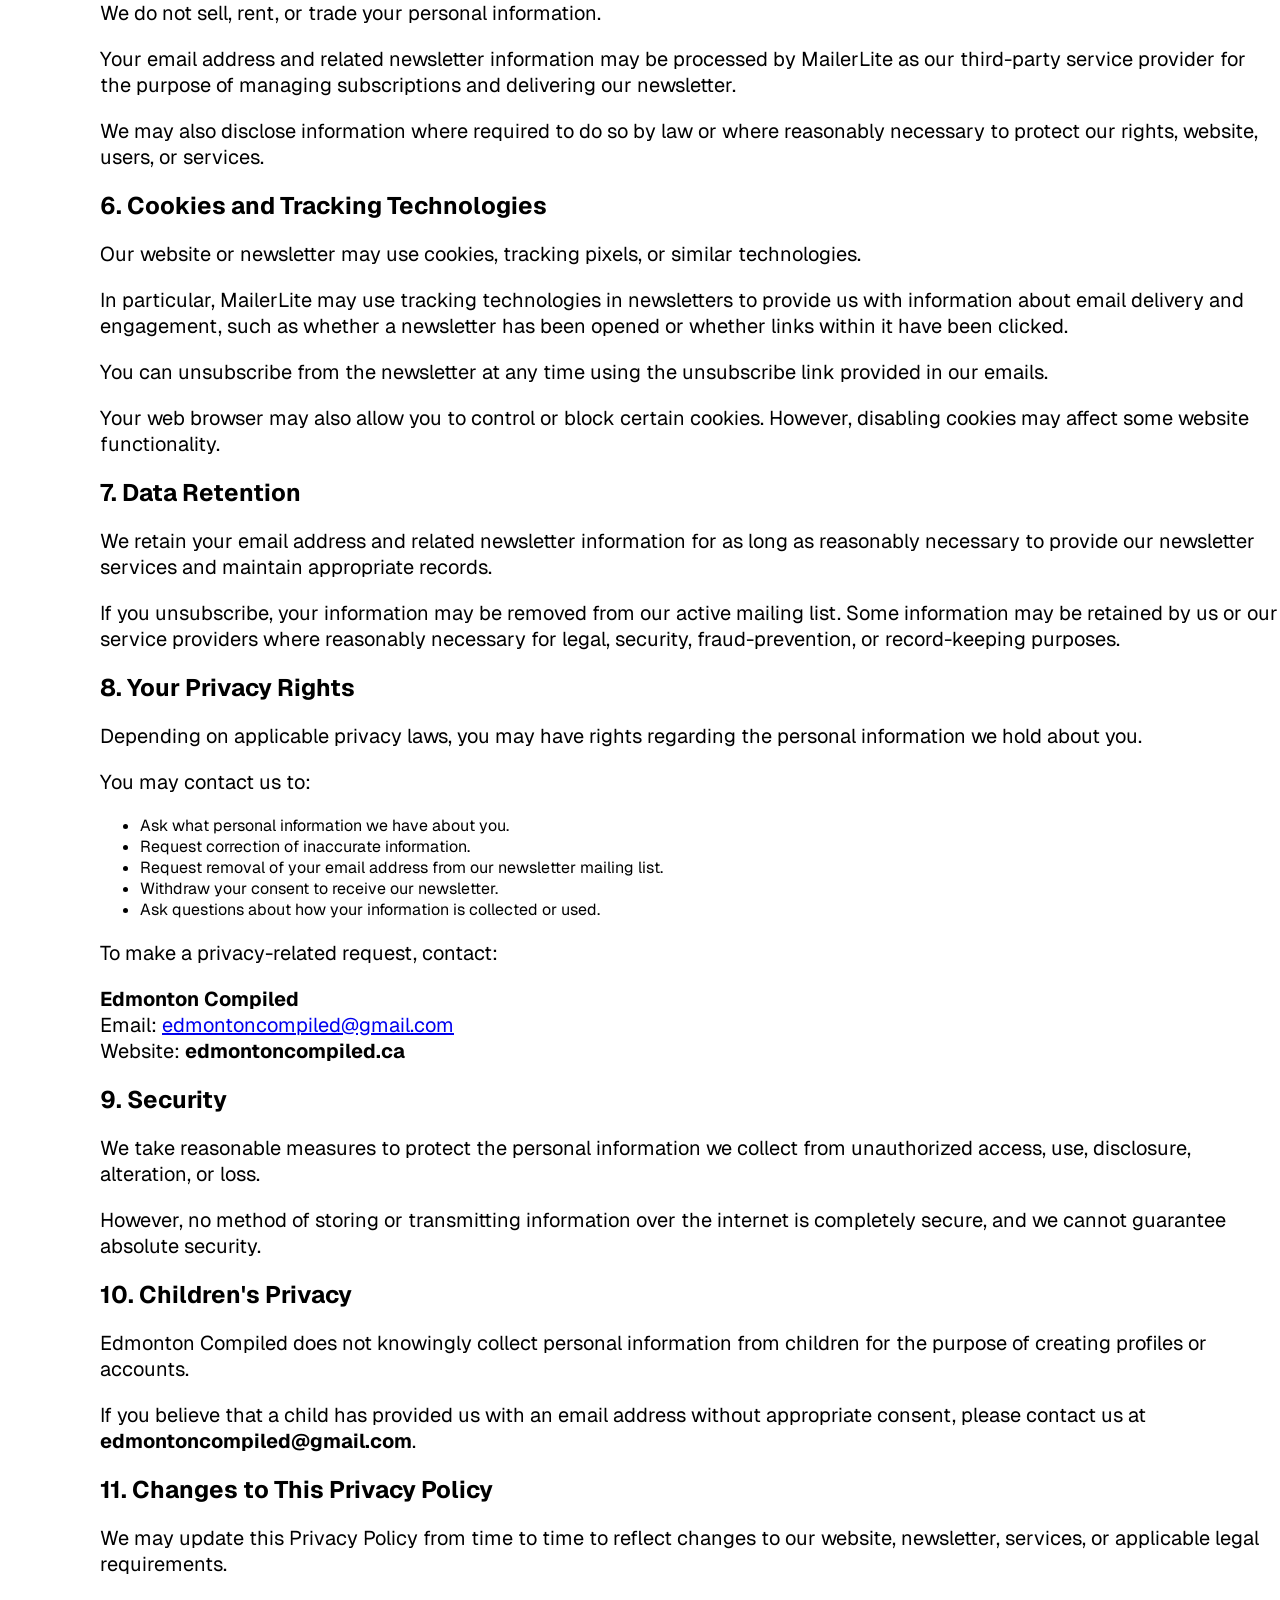
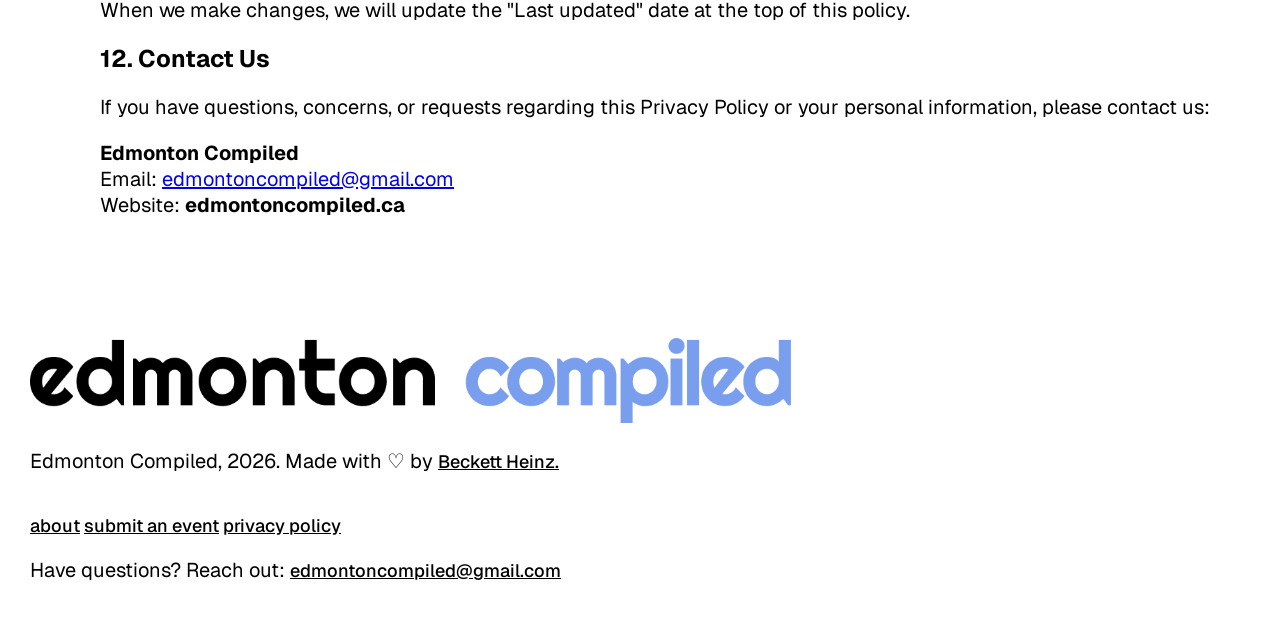
<file: privacy.html>
<!DOCTYPE html>
<html lang="en">
  <head>
    <meta charset="UTF-8">
    <meta name="viewport" content="width=device-width, initial scale=1">
    <title>Privacy Policy | Edmonton Compiled</title>
    <link rel="icon" type="image/png" href="siteimages/favicon.png">

    <link rel="stylesheet" type="text/css" href="style.css">

    <link rel="preconnect" href="https://fonts.googleapis.com">
<link rel="preconnect" href="https://fonts.gstatic.com" crossorigin>
<link href="https://fonts.googleapis.com/css2?family=Geist:ital,wght@0,100..900;1,100..900&display=swap" rel="stylesheet">


  </head>

  <body>

    <!--header-->
    <header class="header">

        <div class="logo">
          <a href="index.html"><img src="siteimages/logo.png"></a>
        </div>
  
          <button class="menu-toggle" aria-label="Toggle menu" aria-expanded="false">
            <span></span><span></span><span></span>
          </button>

          <nav class="nav-links">
            <ul>
              <li><a href="about.html">about</a></li>
              <li><a href="event-submission.html">submit an event</a></li>
            </ul>
          </nav>
  
  
      </header>


      <div class="container">

        <h1>Privacy Policy</h1>

<p><strong>Last updated: September 5, 2026</strong></p>

<p>Edmonton Compiled ("we," "us," or "our") operates <strong>edmontoncompiled.ca</strong>. We respect your privacy and are committed to being transparent about how we collect and use your information.</p>

<p>This Privacy Policy explains what information we collect, how we use it, and your choices regarding your information.</p>

<h2>1. Information We Collect</h2>

<p>When you subscribe to the Edmonton Compiled newsletter, we collect your <strong>email address</strong>.</p>

<p>Our newsletter is managed and delivered using <strong>MailerLite</strong>, a third-party email marketing service. In connection with your newsletter subscription, MailerLite may also process information such as:</p>

<ul>
  <li>Your email address</li>
  <li>Your subscription date and time</li>
  <li>Your IP address, where collected</li>
  <li>Information about whether you open our emails</li>
  <li>Information about links you click in our emails</li>
  <li>Your unsubscribe status and related subscription activity</li>
</ul>

<p>We do not intentionally collect sensitive personal information, payment information, mailing addresses, phone numbers, or other personal information through our newsletter signup.</p>

<h2>2. How We Use Your Information</h2>

<p>We use your information to:</p>

<ul>
  <li>Send the Edmonton Compiled newsletter.</li>
  <li>Provide information, updates, events, and other content related to Edmonton Compiled.</li>
  <li>Manage newsletter subscriptions and unsubscribes.</li>
  <li>Understand basic newsletter engagement, such as whether emails are opened or links are clicked, so that we can improve our communications.</li>
</ul>

<p>We do not sell, rent, or trade your email address.</p>

<h2>3. MailerLite</h2>

<p>We use <strong>MailerLite</strong> to collect and manage newsletter subscriptions and to send our newsletter.</p>

<p>When you subscribe to our newsletter, your information is transferred to and processed by MailerLite in accordance with its own privacy practices.</p>

<p>MailerLite may use technologies such as cookies, tracking pixels, or similar technologies in emails to provide information about email delivery and engagement, including whether an email is opened or a link is clicked.</p>

<p>For more information about how MailerLite handles personal information, please review <a href="https://www.mailerlite.com/legal/privacy-policy" target="_blank" rel="noopener noreferrer">MailerLite's Privacy Policy</a>.</p>

<h2>4. Newsletter Communications</h2>

<p>By subscribing to the Edmonton Compiled newsletter, you consent to receiving newsletter communications from us.</p>

<p>You can unsubscribe at any time by clicking the unsubscribe link included in any Edmonton Compiled newsletter or by contacting us at <strong>edmontoncompiled@gmail.com</strong>.</p>

<p>After unsubscribing, you will no longer receive our newsletter, although certain information may remain in MailerLite's systems as necessary for record-keeping, legal, security, or suppression purposes.</p>

<h2>5. Sharing Your Information</h2>

<p>We do not sell, rent, or trade your personal information.</p>

<p>Your email address and related newsletter information may be processed by MailerLite as our third-party service provider for the purpose of managing subscriptions and delivering our newsletter.</p>

<p>We may also disclose information where required to do so by law or where reasonably necessary to protect our rights, website, users, or services.</p>

<h2>6. Cookies and Tracking Technologies</h2>

<p>Our website or newsletter may use cookies, tracking pixels, or similar technologies.</p>

<p>In particular, MailerLite may use tracking technologies in newsletters to provide us with information about email delivery and engagement, such as whether a newsletter has been opened or whether links within it have been clicked.</p>

<p>You can unsubscribe from the newsletter at any time using the unsubscribe link provided in our emails.</p>

<p>Your web browser may also allow you to control or block certain cookies. However, disabling cookies may affect some website functionality.</p>

<h2>7. Data Retention</h2>

<p>We retain your email address and related newsletter information for as long as reasonably necessary to provide our newsletter services and maintain appropriate records.</p>

<p>If you unsubscribe, your information may be removed from our active mailing list. Some information may be retained by us or our service providers where reasonably necessary for legal, security, fraud-prevention, or record-keeping purposes.</p>

<h2>8. Your Privacy Rights</h2>

<p>Depending on applicable privacy laws, you may have rights regarding the personal information we hold about you.</p>

<p>You may contact us to:</p>

<ul>
  <li>Ask what personal information we have about you.</li>
  <li>Request correction of inaccurate information.</li>
  <li>Request removal of your email address from our newsletter mailing list.</li>
  <li>Withdraw your consent to receive our newsletter.</li>
  <li>Ask questions about how your information is collected or used.</li>
</ul>

<p>To make a privacy-related request, contact:</p>

<p>
  <strong>Edmonton Compiled</strong><br>
  Email: <a href="mailto:edmontoncompiled@gmail.com">edmontoncompiled@gmail.com</a><br>
  Website: <strong>edmontoncompiled.ca</strong>
</p>

<h2>9. Security</h2>

<p>We take reasonable measures to protect the personal information we collect from unauthorized access, use, disclosure, alteration, or loss.</p>

<p>However, no method of storing or transmitting information over the internet is completely secure, and we cannot guarantee absolute security.</p>

<h2>10. Children's Privacy</h2>

<p>Edmonton Compiled does not knowingly collect personal information from children for the purpose of creating profiles or accounts.</p>

<p>If you believe that a child has provided us with an email address without appropriate consent, please contact us at <strong>edmontoncompiled@gmail.com</strong>.</p>

<h2>11. Changes to This Privacy Policy</h2>

<p>We may update this Privacy Policy from time to time to reflect changes to our website, newsletter, services, or applicable legal requirements.</p>

<p>When we make changes, we will update the "Last updated" date at the top of this policy.</p>

<h2>12. Contact Us</h2>

<p>If you have questions, concerns, or requests regarding this Privacy Policy or your personal information, please contact us:</p>

<p>
  <strong>Edmonton Compiled</strong><br>
  Email: <a href="mailto:edmontoncompiled@gmail.com">edmontoncompiled@gmail.com</a><br>
  Website: <strong>edmontoncompiled.ca</strong>
</p>



      </div>



       <!--footer-->

   <!--footer-->

   <div class="footer">
    <div class="left-footer logo">
      <img src="siteimages/logo.png"> 
      <p>Edmonton Compiled, 2026. Made with ♡ by <a href="https://www.beckettheinz.ca">Beckett Heinz.</a></p>
    </div>

    <div class="right-footer">
    <a href="about.html">about</a>
    <a href="event-submission.html">submit an event</a>
    <a href="privacy.html">privacy policy</a>

    <p>Have questions? Reach out: <a href="mailto:edmontoncompiled@gmail.com">edmontoncompiled@gmail.com</a></p>
    </div>

  </div>

  <script src="script.js"></script>
  </body>
</html>
</file>
<file: style.css>
body {
    margin: 0;
    padding: 0;
    font-family: "Geist", sans-serif;
}

.no-margin {
  margin-top: 0;
}



h1 {
  font-size: 34px;
}

p {
  font-size: 20px;
}



.container {
  padding-left: 100px;
  padding-top: 70px;
  padding-bottom: 70px;
}

.center-container {
  width: 1000px;
  margin: 0 auto;
  padding-top: 70px;
  padding-bottom: 70px;
 
}

.center-content {
  display: flex;
  flex-direction: column;
  align-items: center;
  text-align: center;
}

.center-content img {
  max-width: 62%;
  height: auto;
}

.header {

  .logo img {
    max-height: 25px;
    width: auto;
  }
  


    display: flex;
    justify-content: space-between; /* Pushes logo left and nav links right */
    align-items: center;            /* Vertically centers both items */
    padding: 16px 30px;
    position: relative;

    .nav-links ul {
      display: flex;                 /* Lined up horizontally */
      list-style: none;              /* Removes default bullet points */
      margin: 0;
      padding: 0;
    }

    .nav-links li {
      margin-left: 20px;             /* Creates gap between links */
    }
    

    .nav-links a {
      color: #799EEE;
      text-decoration: none;
      font-size: 24px;
      font-weight: 500;
      transition: color 0.3s ease;
    }
    

    .nav-links a:hover {
        color: black;
        text-decoration: none;
        font-size: 24px;
        font-weight: 500;
      }

      a:focus {
        outline: 3px solid #799EEE;
        text-decoration: none;
        font-size: 24px;
        font-weight: 500;
      }
      
      a:active {
        color: #799EEE;
        font-size: 24px;
        font-weight: 500;
      }
      
}

/* Hamburger menu button (hidden on desktop) */
.menu-toggle {
  display: none;
  flex-direction: column;
  justify-content: center;
  align-items: center;
  gap: 5px;
  width: 32px;
  height: 32px;
  background: none;
  border: none;
  cursor: pointer;
  padding: 0;
  z-index: 1100;
}

.menu-toggle span {
  display: block;
  width: 24px;
  height: 3px;
  border-radius: 2px;
  background-color: #799EEE;
  transition: transform 0.25s ease, opacity 0.25s ease;
}

.menu-toggle.open span:nth-child(1) {
  transform: translateY(8px) rotate(45deg);
}

.menu-toggle.open span:nth-child(2) {
  opacity: 0;
}

.menu-toggle.open span:nth-child(3) {
  transform: translateY(-8px) rotate(-45deg);
}

/* Form styling */
.form-group {
  margin-bottom: 16px;
}

.form-group label {
  display: block;
  margin-bottom: 6px;
  font-weight: bold;
  color: #000;
}

.form-group input,
.form-group textarea {
  width: 100%;
  max-width: 500px;
  box-sizing: border-box;
  padding: 10px 12px;
  border: 1px solid #ccc;
  border-radius: 5px;
  background: #fff;
  color: #000;
  font-size: 15px;
  outline: none;
  transition: border-color 0.2s ease, box-shadow 0.2s ease;
}

/* Focus state */
.form-group input:focus,
.form-group textarea:focus {
  border-color: #0066cc;
  box-shadow: 0 0 0 2px rgba(0, 102, 204, 0.15);
}

/* Submit button */
button[type="submit"] {
  display: inline-block;
  padding: 11px 22px;
  border: 0.5px solid #4F70B8;
  border-radius: 30px;
  background: #4F70B8;
  color: #fff;
  font-family: "Geist", sans-serif;
  font-size: 18px;
  font-weight: bold;
  cursor: pointer;
  transition: all 0.2s ease;
}

/* Hover state */
button[type="submit"]:hover {
  background: #799EEE;
  color: #000;
  border-color: #6687ce;
}


/* Submit button */
button[type="form"] {
  display: inline-block;
  padding: 11px 22px;
  border: 0.5px solid #4F70B8;
  border-radius: 30px;
  background: #4F70B8;
  color: #fff;
  font-family: "Geist", sans-serif;
  font-size: 18px;
  font-weight: bold;
  cursor: pointer;
  transition: all 0.2s ease;
}

/* Hover state */
button[type="form"]:hover {
  background: #799EEE;
  color: #000;
  border-color: #6687ce;
}

.link-styling {

  a:link {
    color: black;
    font-size: 18px;
    font-weight: 500;
  }
  
}

.text-image-section {
  display: flex;
  align-items: center;
  justify-content: space-between;
  gap: 235px;
}

.text-content {
  flex: 1;
}

.text-content h2 {
  font-size: 42px;
}

.text-content p {
  font-size: 18px;
  line-height: 1.6;
}

.image-content {
  flex: 1;
}

.image-content img {
  width: 65%;
  height: auto;
  display: block;
  border-radius: 10px;
}

/* Mobile */
@media (max-width: 768px) {
  .text-image-section {
    flex-direction: column;
    gap: 30px;
  }

  .image-content {
    width: 100%;
  }

  .image-content img {
    width: 100%;
  }

  /* General fluid layout on mobile */
  .container {
    padding-left: 24px;
    padding-right: 24px;
    padding-top: 40px;
    padding-bottom: 40px;
  }

  .center-container {
    width: 100%;
    box-sizing: border-box;
    padding-left: 24px;
    padding-right: 24px;
    padding-top: 40px;
    padding-bottom: 40px;
  }

  .center-content img {
    max-width: 88%;
  }

  h1 {
    font-size: 28px;
  }

  .text-content h2 {
    font-size: 30px;
  }

  p {
    font-size: 18px;
  }

  /* Hamburger nav */
  .menu-toggle {
    display: flex;
  }

  .header .nav-links {
    display: none;
    position: absolute;
    top: 100%;
    left: 0;
    right: 0;
    background-color: #ffffff;
    box-shadow: 0 8px 16px rgba(0, 0, 0, 0.1);
    padding: 10px 30px 25px;
    z-index: 1000;
  }

  .header .nav-links.open {
    display: block;
  }

  .header .nav-links ul {
    flex-direction: column;
  }

  .header .nav-links li {
    margin-left: 0;
    margin-top: 18px;
  }

  /* Stacked mobile footer: logo, links, have questions, copyright */
  .footer {
    flex-direction: column;
    align-items: center;
    text-align: center;
    padding: 40px 24px;
    gap: 18px;
  }

  .footer .left-footer,
  .footer .right-footer {
    display: contents;
  }

  .footer .left-footer.logo img {
    order: 1;
    max-height: none;
    width: 55%;
    max-width: 220px;
    height: auto;
  }

  .right-footer a {
    order: 2;
  }

  .right-footer p {
    order: 3;
    margin: 6px 0 0 0;
  }

  .footer .left-footer.logo p {
    order: 4;
    margin: 0;
  }
}



.footer {

  display: flex;
    justify-content: space-between; /* Pushes logo left and nav links right */
    align-items: center;            /* Vertically centers both items */
    padding: 30px 30px;
    flex-wrap: wrap;
    gap: 20px;

  a:link {
    color: black;
    font-size: 18px;
    font-weight: 500;
  }

  .logo img {
    max-height: 85px;
    width: auto;
  }
}
</file>
